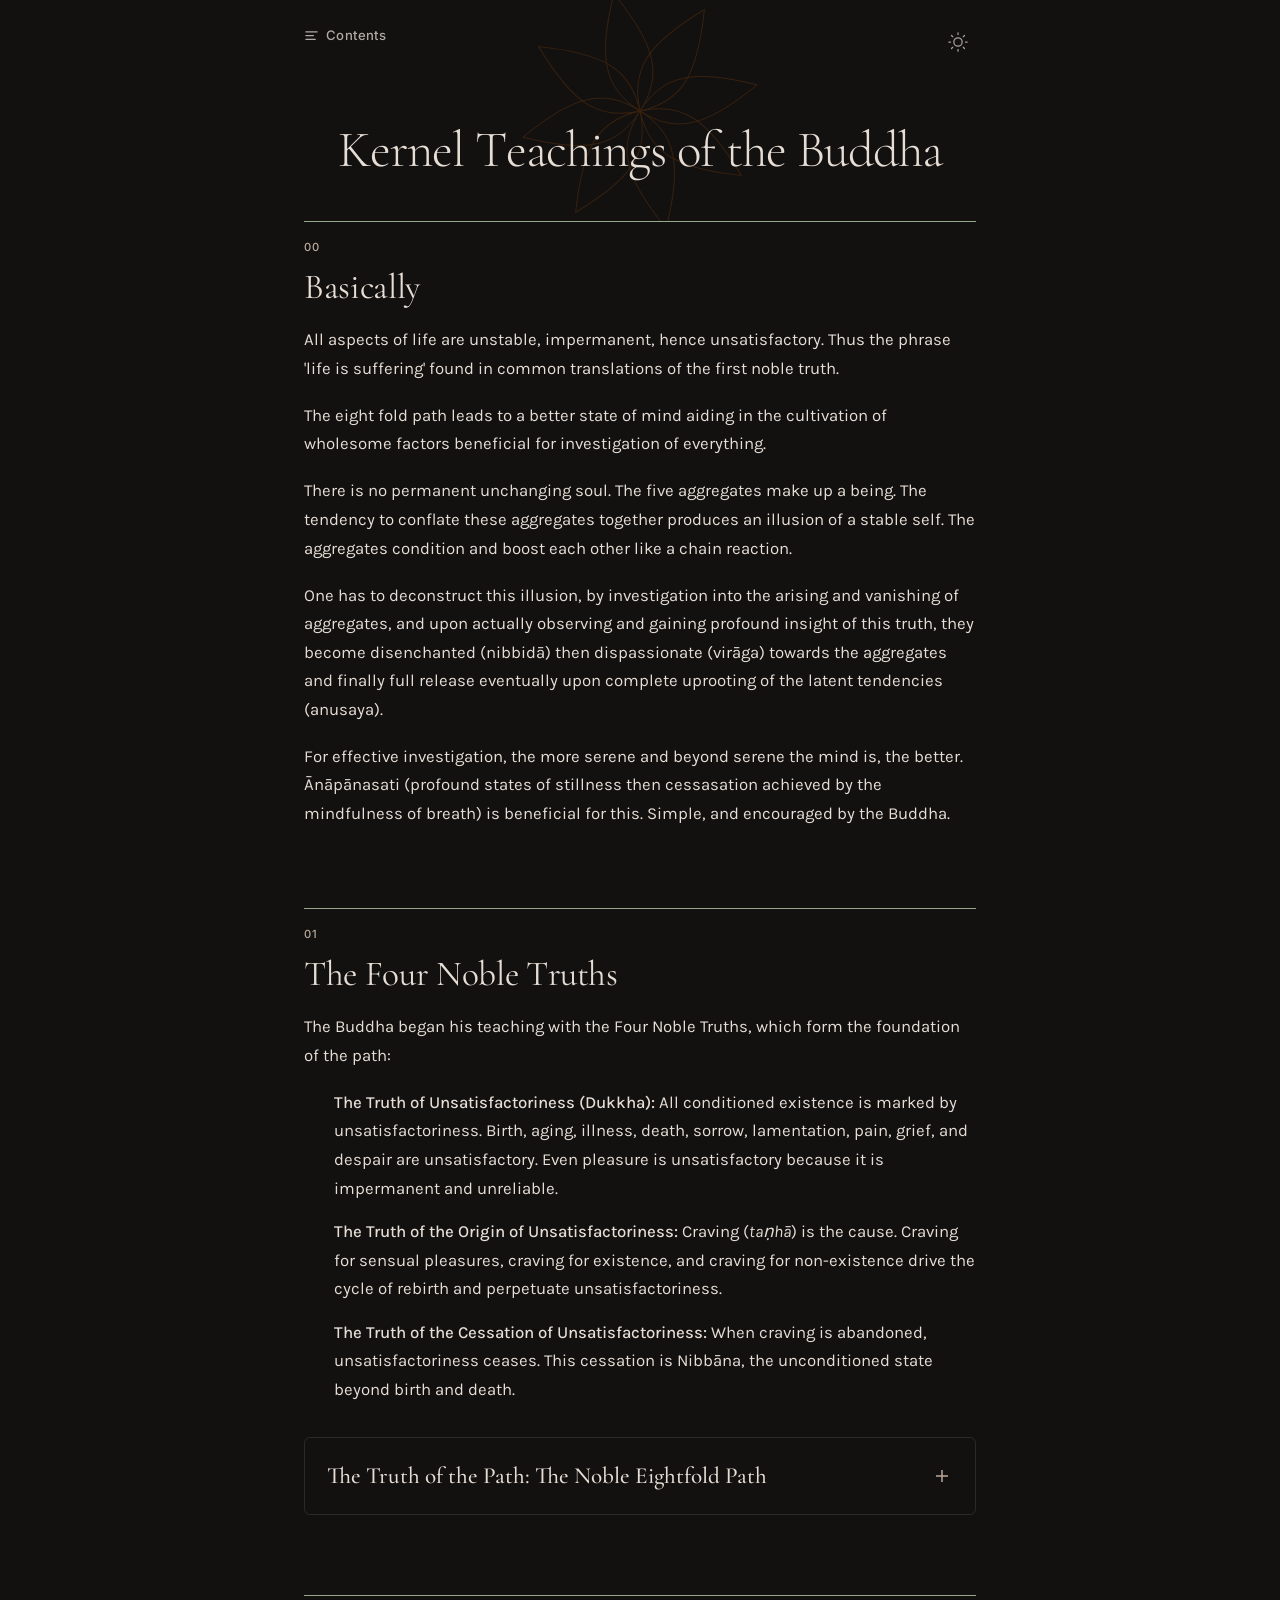
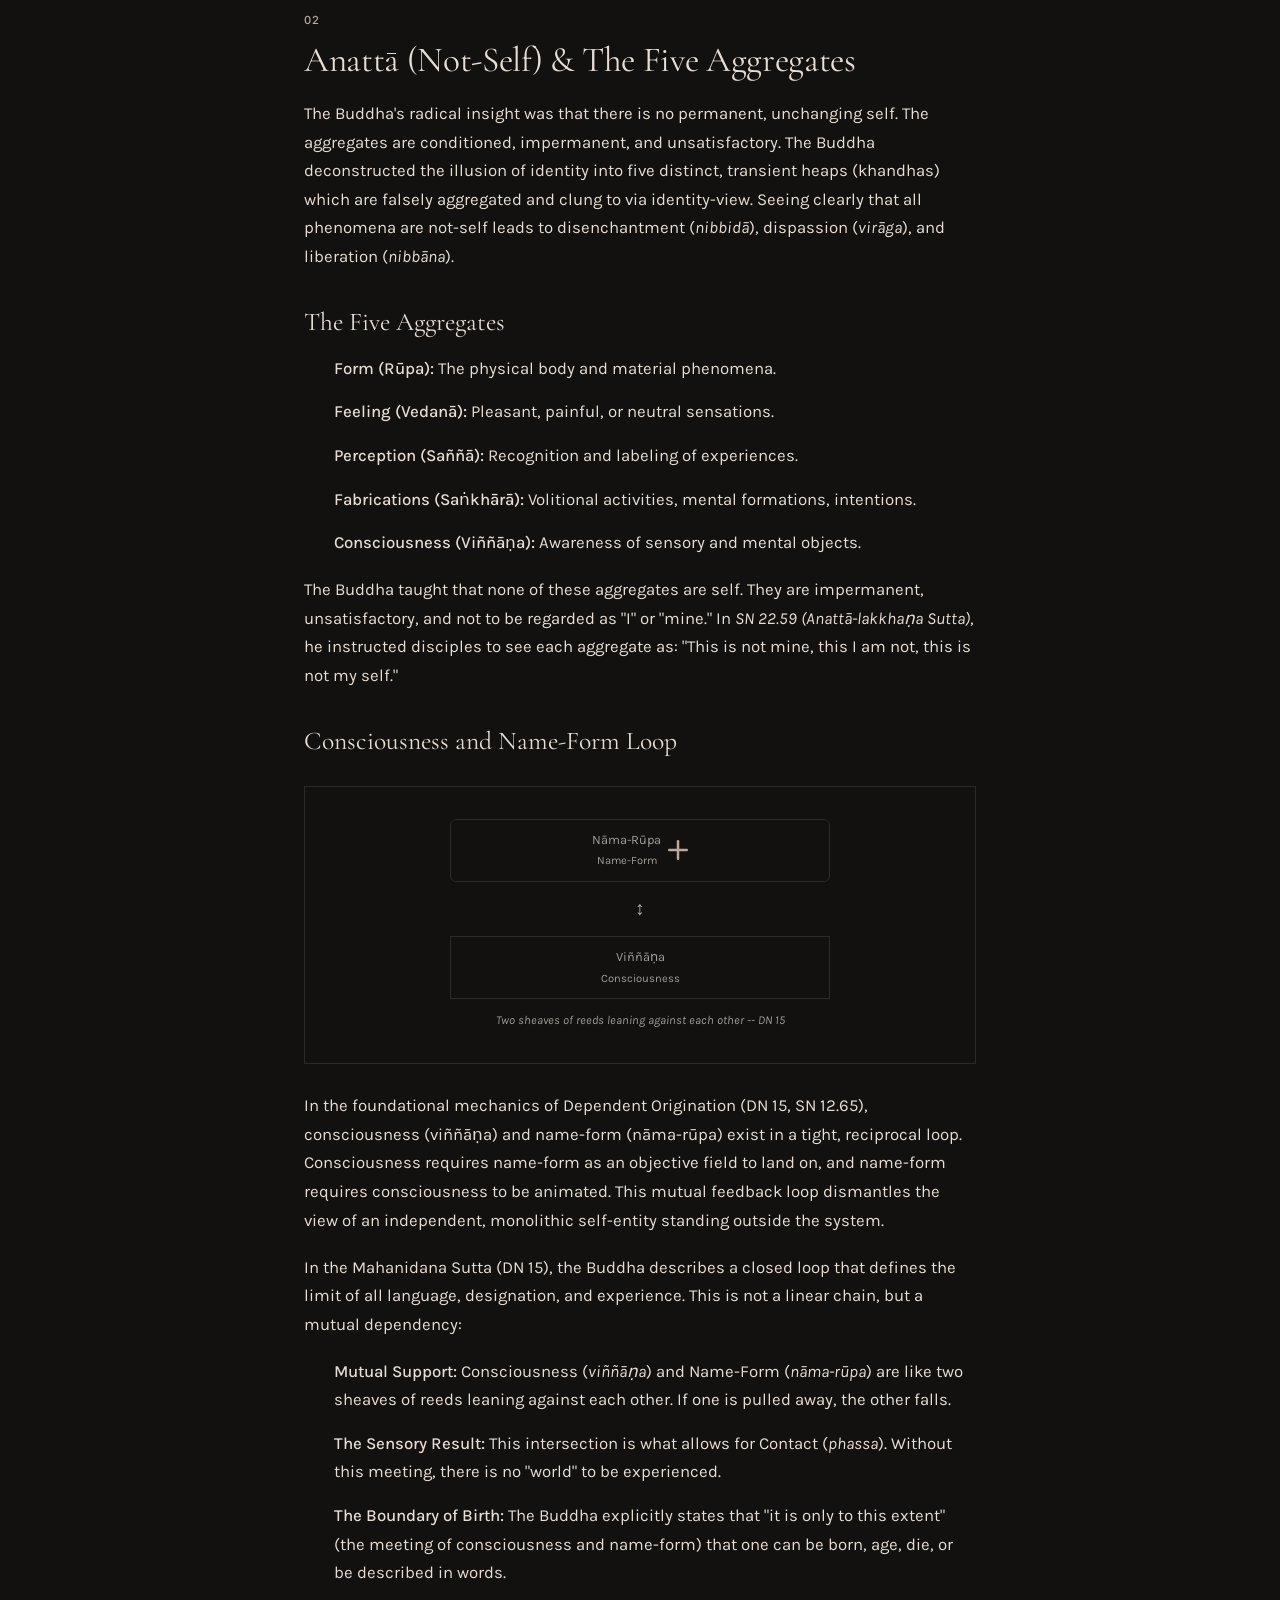
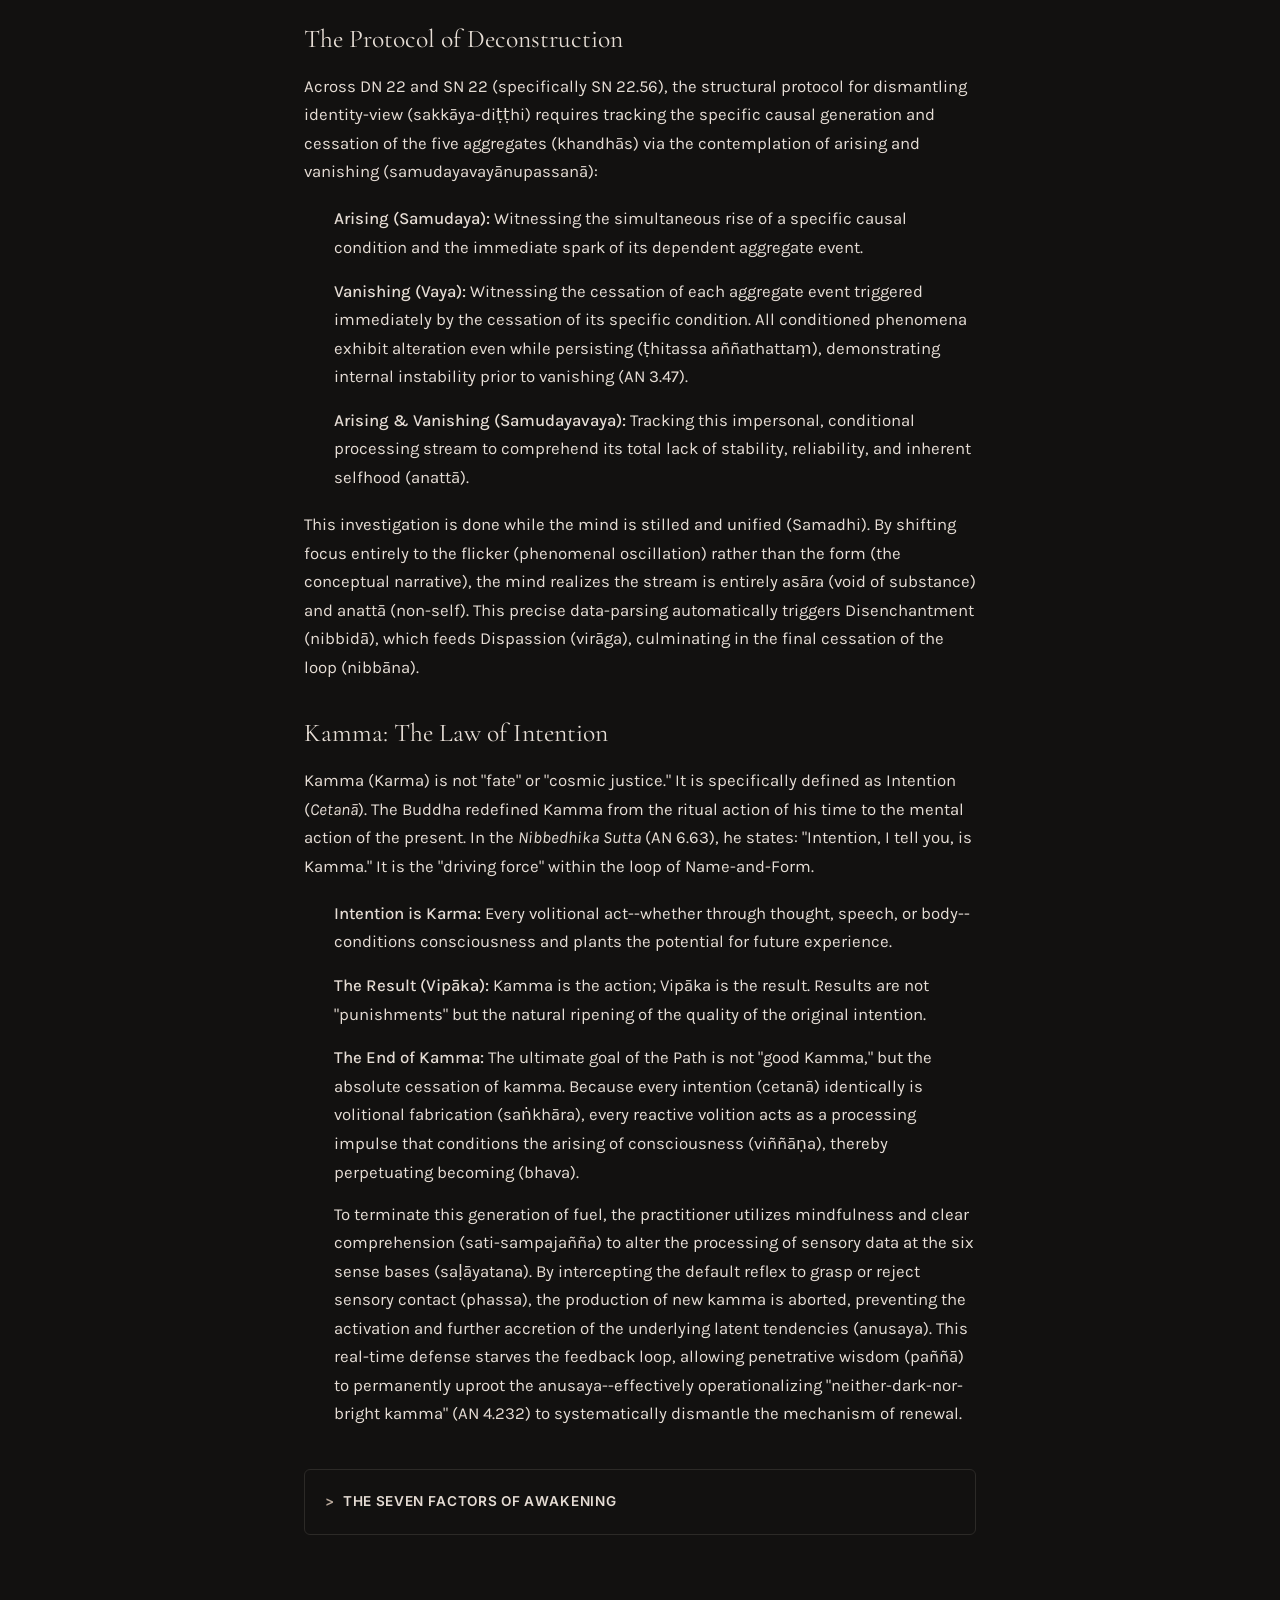
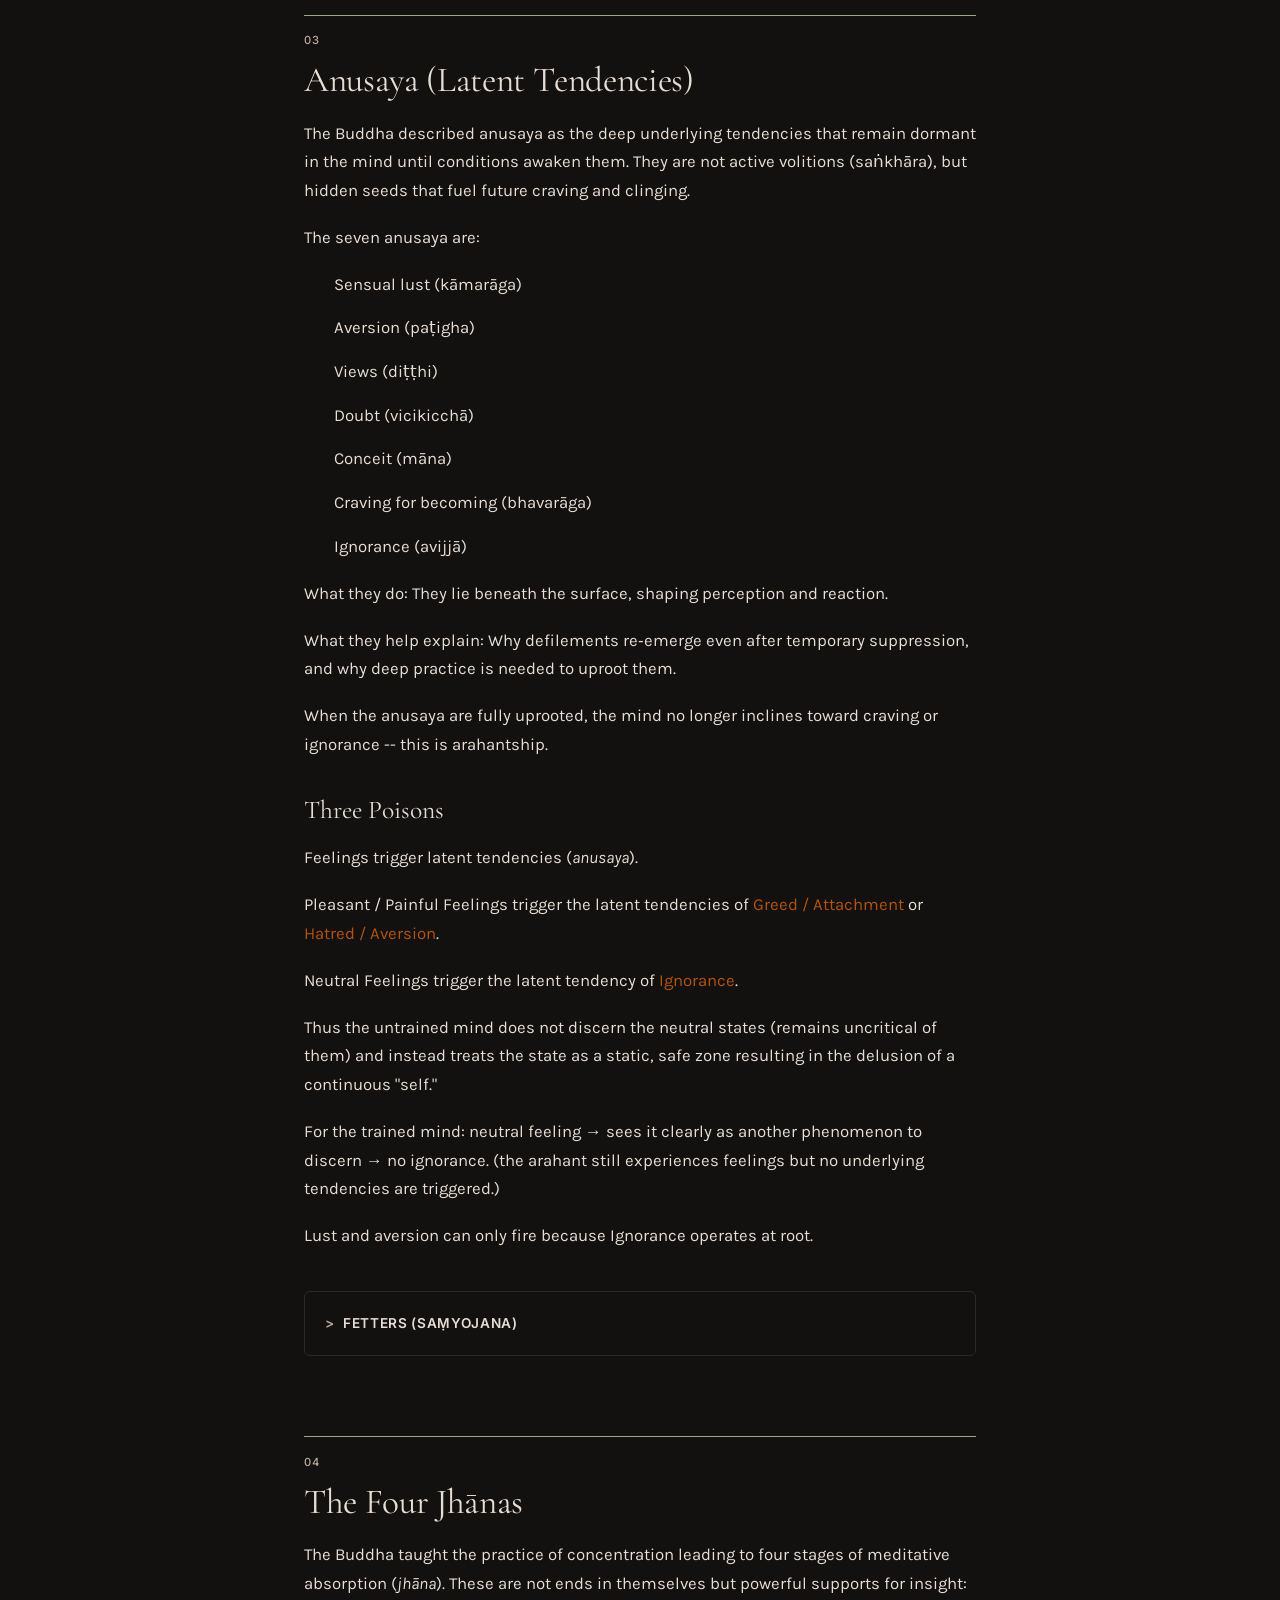
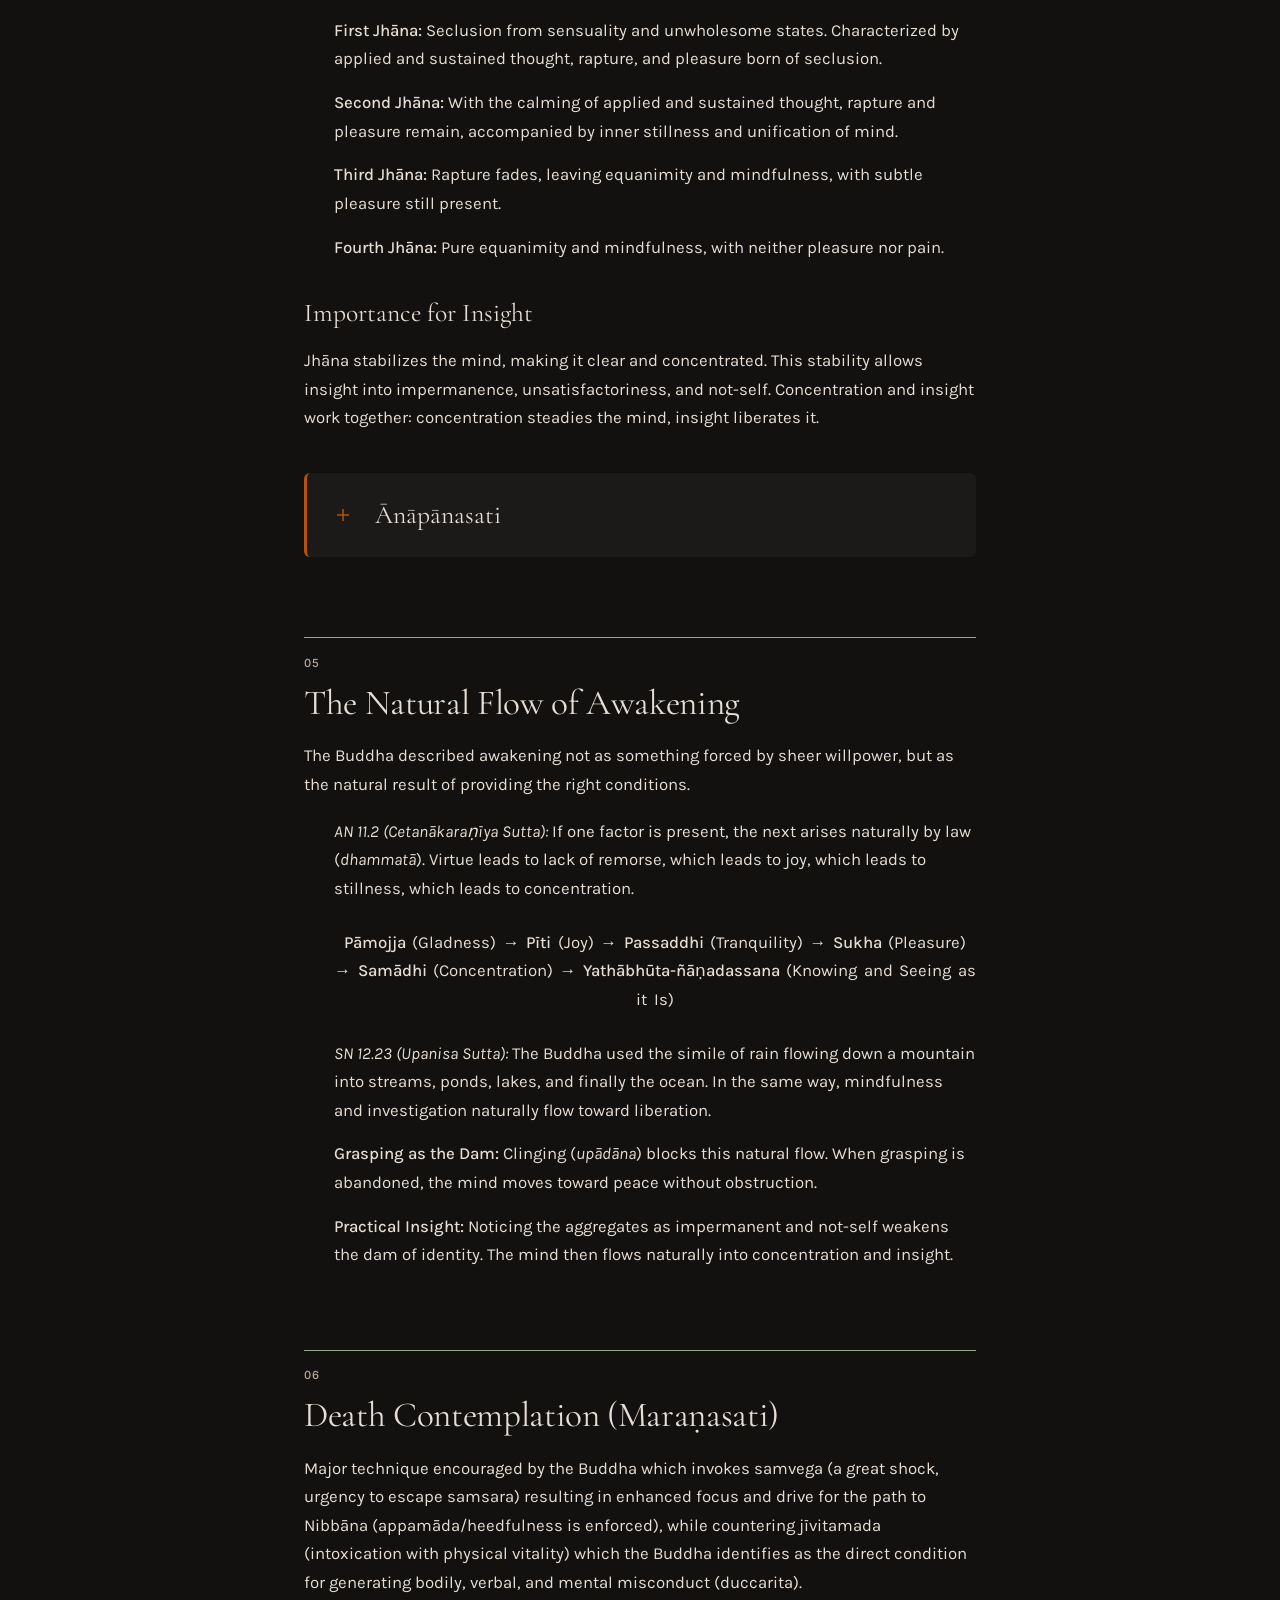
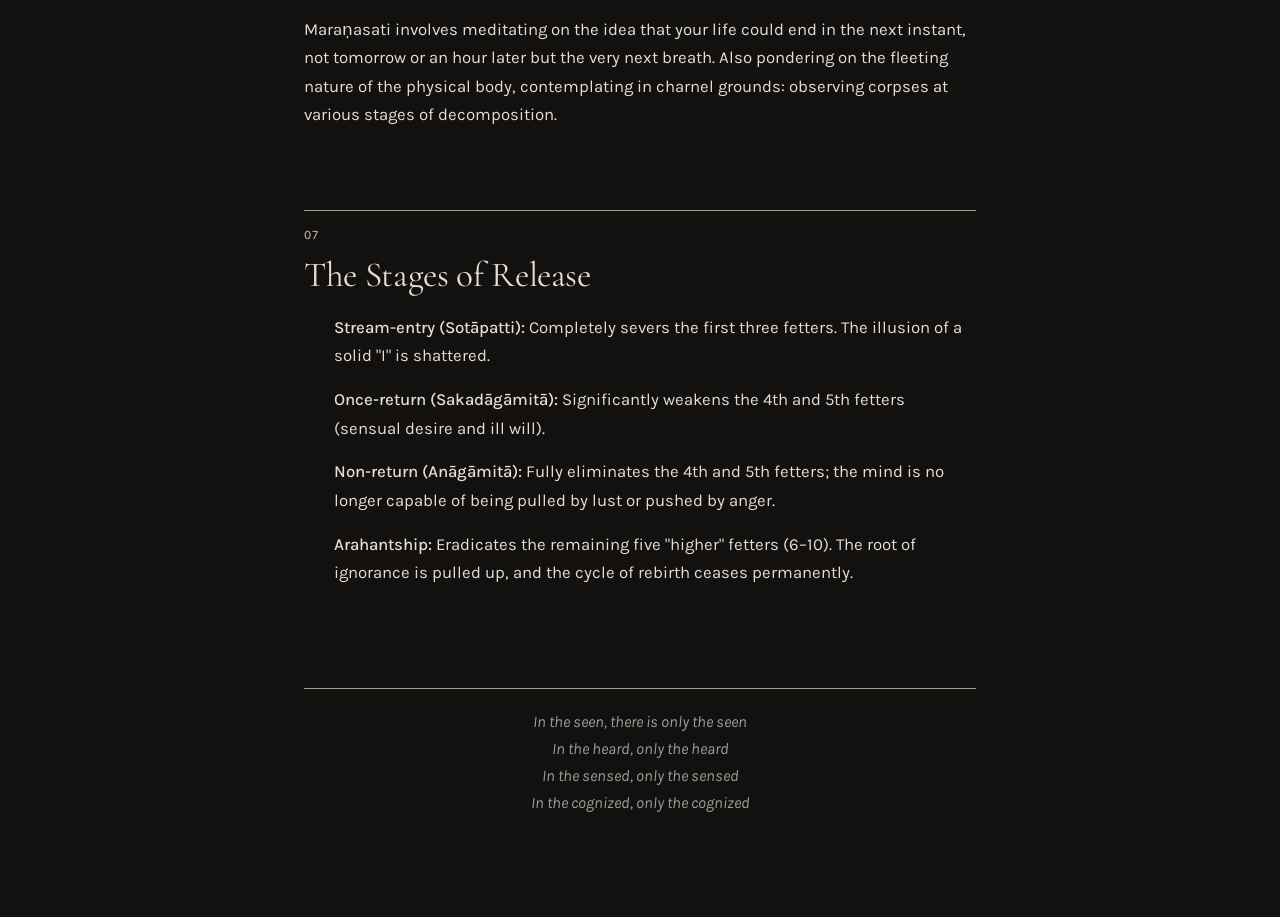
<file: index.html>
<!doctype html>
<html lang="en">
  <head>
    <meta charset="UTF-8" />
    <meta name="viewport" content="width=device-width, initial-scale=1.0" />
    <title>Kernel Teachings of the Buddha</title>
    <style>
      html:not(.fonts-loaded) body {
        opacity: 0 !important;
        visibility: hidden !important;
      }
      html.fonts-loaded body {
        opacity: 1;
        visibility: visible;
        transition: opacity 0.2s ease-in;
      }
    </style>
    <script>
      (function(){
        var t = localStorage.getItem('theme');
        if (t === 'dark' || (!t && window.matchMedia('(prefers-color-scheme:dark)').matches)) {
          document.documentElement.classList.add('dark');
        }
        document.documentElement.classList.add('no-transition');

        function markFontsLoaded() {
          document.documentElement.classList.add('fonts-loaded');
        }

        if ('fonts' in document) {
          Promise.all([
            document.fonts.load('1em "Karla"', 'ĀāĪīŪūÑñṀṁ'),
            document.fonts.load('1em "Cormorant Garamond"', 'ĀāĪīŪūÑñṀṁ'),
            document.fonts.load('1em "Inter"', 'ĀāĪīŪūÑñṀṁ')
          ]).then(markFontsLoaded).catch(markFontsLoaded);
          setTimeout(markFontsLoaded, 2000);
        } else {
          markFontsLoaded();
        }
      })();
    </script>
    <script type="module" crossorigin src="./assets/index-D_SoY8vK.js"></script>
    <link rel="stylesheet" crossorigin href="./assets/index-yYqFqHXG.css">
  </head>
  <body>
    <div id="root"></div>
  </body>
</html>
</file>
<file: assets/index-yYqFqHXG.css>
@font-face{font-family:Karla;font-style:normal;font-display:swap;font-weight:400;src:url(./karla-latin-400-normal-C_jajTY_.woff2) format("woff2"),url(./karla-latin-400-normal-iWRxgclR.woff) format("woff")}@font-face{font-family:Karla;font-style:normal;font-display:swap;font-weight:400;src:url(./karla-latin-ext-400-normal-DQe2ZdED.woff2) format("woff2"),url(./karla-latin-ext-400-normal-CMxStcnq.woff) format("woff")}@font-face{font-family:Karla;font-style:italic;font-display:swap;font-weight:400;src:url(./karla-latin-400-italic-Fk2VRqKq.woff2) format("woff2"),url(./karla-latin-400-italic-rXUtClAN.woff) format("woff")}@font-face{font-family:Karla;font-style:italic;font-display:swap;font-weight:400;src:url(./karla-latin-ext-400-italic-B1lElno-.woff2) format("woff2"),url(./karla-latin-ext-400-italic-DEh2sQXX.woff) format("woff")}@font-face{font-family:Karla;font-style:normal;font-display:swap;font-weight:500;src:url(./karla-latin-500-normal-6wzn_4WC.woff2) format("woff2"),url(./karla-latin-500-normal-BWjg-GL4.woff) format("woff")}@font-face{font-family:Karla;font-style:normal;font-display:swap;font-weight:500;src:url(./karla-latin-ext-500-normal-BQGx_UZ6.woff2) format("woff2"),url(./karla-latin-ext-500-normal-BR9CgtUN.woff) format("woff")}@font-face{font-family:Cormorant Garamond;font-style:normal;font-display:swap;font-weight:300;src:url(./cormorant-garamond-latin-300-normal-Cw-E_7L1.woff2) format("woff2"),url(./cormorant-garamond-latin-300-normal-BuXLI6C0.woff) format("woff")}@font-face{font-family:Cormorant Garamond;font-style:normal;font-display:swap;font-weight:300;src:url(./cormorant-garamond-latin-ext-300-normal-BsCYHBWC.woff2) format("woff2"),url(./cormorant-garamond-latin-ext-300-normal-DueGyF8j.woff) format("woff")}@font-face{font-family:Cormorant Garamond;font-style:normal;font-display:swap;font-weight:400;src:url(./cormorant-garamond-latin-400-normal-B-1hWBU7.woff2) format("woff2"),url(./cormorant-garamond-latin-400-normal-B7YtguxJ.woff) format("woff")}@font-face{font-family:Cormorant Garamond;font-style:normal;font-display:swap;font-weight:400;src:url(./cormorant-garamond-latin-ext-400-normal-Drx2k2n9.woff2) format("woff2"),url(./cormorant-garamond-latin-ext-400-normal-uvC0WHQr.woff) format("woff")}@font-face{font-family:Cormorant Garamond;font-style:normal;font-display:swap;font-weight:500;src:url(./cormorant-garamond-latin-500-normal-BsRWmXhO.woff2) format("woff2"),url(./cormorant-garamond-latin-500-normal-zIXX3Q-H.woff) format("woff")}@font-face{font-family:Cormorant Garamond;font-style:normal;font-display:swap;font-weight:500;src:url(./cormorant-garamond-latin-ext-500-normal-CH1kM7og.woff2) format("woff2"),url(./cormorant-garamond-latin-ext-500-normal-DYeaGGzO.woff) format("woff")}@font-face{font-family:Inter;font-style:normal;font-display:swap;font-weight:500;src:url(./inter-latin-500-normal-Cerq10X2.woff2) format("woff2"),url(./inter-latin-500-normal-BL9OpVg8.woff) format("woff")}@font-face{font-family:Inter;font-style:normal;font-display:swap;font-weight:500;src:url(./inter-latin-ext-500-normal-CV4jyFjo.woff2) format("woff2"),url(./inter-latin-ext-500-normal-BxGbmqWO.woff) format("woff")}@font-face{font-family:Inter;font-style:normal;font-display:swap;font-weight:600;src:url(./inter-latin-600-normal-LgqL8muc.woff2) format("woff2"),url(./inter-latin-600-normal-CiBQ2DWP.woff) format("woff")}@font-face{font-family:Inter;font-style:normal;font-display:swap;font-weight:600;src:url(./inter-latin-ext-600-normal-D2bJ5OIk.woff2) format("woff2"),url(./inter-latin-ext-600-normal-CIVaiw4L.woff) format("woff")}*,:before,:after{--tw-border-spacing-x: 0;--tw-border-spacing-y: 0;--tw-translate-x: 0;--tw-translate-y: 0;--tw-rotate: 0;--tw-skew-x: 0;--tw-skew-y: 0;--tw-scale-x: 1;--tw-scale-y: 1;--tw-pan-x: ;--tw-pan-y: ;--tw-pinch-zoom: ;--tw-scroll-snap-strictness: proximity;--tw-gradient-from-position: ;--tw-gradient-via-position: ;--tw-gradient-to-position: ;--tw-ordinal: ;--tw-slashed-zero: ;--tw-numeric-figure: ;--tw-numeric-spacing: ;--tw-numeric-fraction: ;--tw-ring-inset: ;--tw-ring-offset-width: 0px;--tw-ring-offset-color: #fff;--tw-ring-color: rgb(59 130 246 / .5);--tw-ring-offset-shadow: 0 0 #0000;--tw-ring-shadow: 0 0 #0000;--tw-shadow: 0 0 #0000;--tw-shadow-colored: 0 0 #0000;--tw-blur: ;--tw-brightness: ;--tw-contrast: ;--tw-grayscale: ;--tw-hue-rotate: ;--tw-invert: ;--tw-saturate: ;--tw-sepia: ;--tw-drop-shadow: ;--tw-backdrop-blur: ;--tw-backdrop-brightness: ;--tw-backdrop-contrast: ;--tw-backdrop-grayscale: ;--tw-backdrop-hue-rotate: ;--tw-backdrop-invert: ;--tw-backdrop-opacity: ;--tw-backdrop-saturate: ;--tw-backdrop-sepia: ;--tw-contain-size: ;--tw-contain-layout: ;--tw-contain-paint: ;--tw-contain-style: }::backdrop{--tw-border-spacing-x: 0;--tw-border-spacing-y: 0;--tw-translate-x: 0;--tw-translate-y: 0;--tw-rotate: 0;--tw-skew-x: 0;--tw-skew-y: 0;--tw-scale-x: 1;--tw-scale-y: 1;--tw-pan-x: ;--tw-pan-y: ;--tw-pinch-zoom: ;--tw-scroll-snap-strictness: proximity;--tw-gradient-from-position: ;--tw-gradient-via-position: ;--tw-gradient-to-position: ;--tw-ordinal: ;--tw-slashed-zero: ;--tw-numeric-figure: ;--tw-numeric-spacing: ;--tw-numeric-fraction: ;--tw-ring-inset: ;--tw-ring-offset-width: 0px;--tw-ring-offset-color: #fff;--tw-ring-color: rgb(59 130 246 / .5);--tw-ring-offset-shadow: 0 0 #0000;--tw-ring-shadow: 0 0 #0000;--tw-shadow: 0 0 #0000;--tw-shadow-colored: 0 0 #0000;--tw-blur: ;--tw-brightness: ;--tw-contrast: ;--tw-grayscale: ;--tw-hue-rotate: ;--tw-invert: ;--tw-saturate: ;--tw-sepia: ;--tw-drop-shadow: ;--tw-backdrop-blur: ;--tw-backdrop-brightness: ;--tw-backdrop-contrast: ;--tw-backdrop-grayscale: ;--tw-backdrop-hue-rotate: ;--tw-backdrop-invert: ;--tw-backdrop-opacity: ;--tw-backdrop-saturate: ;--tw-backdrop-sepia: ;--tw-contain-size: ;--tw-contain-layout: ;--tw-contain-paint: ;--tw-contain-style: }*,:before,:after{box-sizing:border-box;border-width:0;border-style:solid;border-color:#e5e7eb}:before,:after{--tw-content: ""}html,:host{line-height:1.5;-webkit-text-size-adjust:100%;-moz-tab-size:4;-o-tab-size:4;tab-size:4;font-family:ui-sans-serif,system-ui,sans-serif,"Apple Color Emoji","Segoe UI Emoji",Segoe UI Symbol,"Noto Color Emoji";font-feature-settings:normal;font-variation-settings:normal;-webkit-tap-highlight-color:transparent}body{margin:0;line-height:inherit}hr{height:0;color:inherit;border-top-width:1px}abbr:where([title]){-webkit-text-decoration:underline dotted;text-decoration:underline dotted}h1,h2,h3,h4,h5,h6{font-size:inherit;font-weight:inherit}a{color:inherit;text-decoration:inherit}b,strong{font-weight:bolder}code,kbd,samp,pre{font-family:ui-monospace,SFMono-Regular,Menlo,Monaco,Consolas,Liberation Mono,Courier New,monospace;font-feature-settings:normal;font-variation-settings:normal;font-size:1em}small{font-size:80%}sub,sup{font-size:75%;line-height:0;position:relative;vertical-align:baseline}sub{bottom:-.25em}sup{top:-.5em}table{text-indent:0;border-color:inherit;border-collapse:collapse}button,input,optgroup,select,textarea{font-family:inherit;font-feature-settings:inherit;font-variation-settings:inherit;font-size:100%;font-weight:inherit;line-height:inherit;letter-spacing:inherit;color:inherit;margin:0;padding:0}button,select{text-transform:none}button,input:where([type=button]),input:where([type=reset]),input:where([type=submit]){-webkit-appearance:button;background-color:transparent;background-image:none}:-moz-focusring{outline:auto}:-moz-ui-invalid{box-shadow:none}progress{vertical-align:baseline}::-webkit-inner-spin-button,::-webkit-outer-spin-button{height:auto}[type=search]{-webkit-appearance:textfield;outline-offset:-2px}::-webkit-search-decoration{-webkit-appearance:none}::-webkit-file-upload-button{-webkit-appearance:button;font:inherit}summary{display:list-item}blockquote,dl,dd,h1,h2,h3,h4,h5,h6,hr,figure,p,pre{margin:0}fieldset{margin:0;padding:0}legend{padding:0}ol,ul,menu{list-style:none;margin:0;padding:0}dialog{padding:0}textarea{resize:vertical}input::-moz-placeholder,textarea::-moz-placeholder{opacity:1;color:#9ca3af}input::placeholder,textarea::placeholder{opacity:1;color:#9ca3af}button,[role=button]{cursor:pointer}:disabled{cursor:default}img,svg,video,canvas,audio,iframe,embed,object{display:block;vertical-align:middle}img,video{max-width:100%;height:auto}[hidden]:where(:not([hidden=until-found])){display:none}html{scroll-behavior:smooth}section[id],h2[id],h3[id],details[id],div[id]{scroll-margin-top:48px}body{font-family:Karla,sans-serif;background-color:var(--bg);color:var(--fg);line-height:1.75;margin:0;padding:0;-webkit-font-smoothing:antialiased;-moz-osx-font-smoothing:grayscale;transition:background-color .3s ease,color .3s ease}h1,h2,h3,h4,h5,h6,h1 *,h2 *,h3 *,h4 *,h5 *,h6 *{font-family:Cormorant Garamond,serif!important;color:var(--fg);line-height:1.2;margin-top:0;word-break:keep-all}h1{font-size:3.2rem;font-weight:300;letter-spacing:-.02em;line-height:1.1}h2{font-size:2.2rem;font-weight:400;letter-spacing:-.01em;margin:0 0 .5em}h3{font-size:1.6rem;font-weight:400;letter-spacing:0;margin:1.4em 0 .6em}h4{font-family:Cormorant Garamond,serif;font-size:1.25rem;font-weight:500;margin:1.4em 0 .5em}p{margin:1.1em 0;font-size:1.05rem;line-height:1.7}ol,ul{margin:1em 0 1em 1.8em;padding-left:0;font-size:1.05rem;line-height:1.7}li{margin-bottom:.9em}li>ul,li>ol{margin-top:.6em;margin-bottom:.6em}[data-splitting]:not(.split-ready){visibility:hidden}.char{display:inline-block}.bold{font-weight:500}.section-number{font-family:Inter,sans-serif;font-weight:500;font-size:.7rem;line-height:1;letter-spacing:.08em;color:var(--accent);text-transform:uppercase;display:block;margin-bottom:.8rem}.hairline{border:none;border-top:1px solid #97a98b;margin:0 0 1.2rem;width:100%}details.anapanasati{margin:2.5em 0;border-left:3px solid #B45309;background-color:var(--anapanasati-bg);padding:0;overflow:hidden;border-radius:6px;transition:background-color .3s ease}.dark details.anapanasati{background-color:var(--anapanasati-bg)}details.anapanasati summary{list-style:none;cursor:pointer;padding:20px 24px;display:flex;align-items:center;gap:.8em;-webkit-user-select:none;-moz-user-select:none;user-select:none;font-family:Cormorant Garamond,serif;font-size:1.6rem;font-weight:400;color:#1c1917}.dark details.anapanasati summary{color:var(--fg)}details.anapanasati summary::-webkit-details-marker{display:none}details.anapanasati summary .plus-icon{display:inline-flex;align-items:center;justify-content:center;width:24px;height:24px;flex-shrink:0;transition:transform .3s ease;color:#b45309}details.anapanasati summary .plus-icon svg{width:16px;height:16px}details.anapanasati summary .plus-icon .vertical-line{transition:opacity .3s ease}details.anapanasati[open] summary .plus-icon{transform:rotate(45deg)}details.anapanasati[open] summary .plus-icon .vertical-line{opacity:0}details.anapanasati .content-wrap{max-height:0;overflow:hidden;transition:max-height .7s ease}details.anapanasati[open] .content-wrap{max-height:2000px}details.anapanasati .content-inner{padding:0 24px 24px 52px}details.dropdown-section{border:1px solid var(--border);border-radius:6px;background:var(--bg);overflow:hidden;transition:background-color .3s ease,border-color .3s ease}details.dropdown-section[open]{background:var(--accent-light);border-color:var(--accent)}details.dropdown-section summary,details.dropdown-section summary *{font-family:Inter,sans-serif!important}details.dropdown-section summary{list-style:none;cursor:pointer;-webkit-user-select:none;-moz-user-select:none;user-select:none;display:flex;align-items:center;gap:.6em;padding:20px;color:var(--fg);text-transform:uppercase;font-weight:600;font-size:.85rem;letter-spacing:.05em}details.dropdown-section summary::-webkit-details-marker{display:none}details.dropdown-section summary .arrow{display:inline-block;transition:transform .3s ease;color:var(--accent)}details.dropdown-section[open] summary .arrow{transform:rotate(90deg)}details.dropdown-section .content-wrap{max-height:0;overflow:hidden;transition:max-height .5s ease}details.dropdown-section[open] .content-wrap{max-height:2500px}details.dropdown-section .content-inner{padding:0 20px 24px;color:var(--fg)}details.dropdown-section .content-inner p,details.dropdown-section .content-inner li{color:var(--fg-secondary)}details.dropdown-section .content-inner .bold{color:var(--fg)}details.name-form{width:100%;overflow:hidden;border:1px solid var(--border);border-radius:6px;background:var(--bg);transition:background-color .3s ease,border-color .3s ease}details.name-form[open]{background:var(--accent-light);border-color:var(--accent)}details.name-form summary{list-style:none;cursor:pointer;-webkit-user-select:none;-moz-user-select:none;user-select:none;display:flex;align-items:center;justify-content:center;gap:.5em}details.name-form summary::-webkit-details-marker{display:none}details.name-form summary .expand-icon{display:inline-flex;align-items:center;justify-content:center;width:20px;height:20px;flex-shrink:0;transition:transform .3s ease;color:var(--accent)}details.name-form .expand-icon .vertical-line{transition:opacity .3s ease}details.name-form[open] .expand-icon{transform:rotate(45deg)}details.name-form[open] .expand-icon .vertical-line{opacity:0}details.name-form .content-wrap{max-height:0;overflow:hidden;transition:max-height .5s ease}details.name-form[open] .content-wrap{max-height:800px}details.name-form .content-wrap .content-inner{padding:12px 20px 24px}.hindrance-overlay{position:fixed;inset:0;background:#00000080;display:flex;align-items:center;justify-content:center;z-index:100}.hindrance-modal{background:var(--bg);border:1px solid var(--border);border-radius:12px;padding:24px 32px;max-width:300px;width:100%;font-size:1rem}.hindrance-modal ul{list-style:disc;padding-left:20px;margin:0}.hindrance-modal li{margin-bottom:.5em}.hindrance-modal li:last-child{margin-bottom:0}.hindrance-link{text-decoration:underline;cursor:pointer}details.eightfold-path{margin:2em 0;border:1px solid var(--border);border-radius:6px;background:var(--bg);overflow:hidden;transition:background-color .3s ease,border-color .3s ease}details.eightfold-path[open]{background:var(--accent-light);border-color:var(--accent)}details.eightfold-path summary{list-style:none;cursor:pointer;-webkit-user-select:none;-moz-user-select:none;user-select:none;display:flex;align-items:center;justify-content:space-between;padding:18px 22px;color:var(--fg);font-family:Cormorant Garamond,serif;font-size:1.45rem;font-weight:500;transition:color .2s ease}details.eightfold-path summary::-webkit-details-marker{display:none}details.eightfold-path summary .plus-icon{display:inline-flex;align-items:center;justify-content:center;width:22px;height:22px;flex-shrink:0;color:var(--accent);transition:transform .3s ease}details.eightfold-path summary .plus-icon svg{width:16px;height:16px}details.eightfold-path summary .plus-icon .vertical-line{transition:opacity .3s ease}details.eightfold-path[open] summary .plus-icon{transform:rotate(45deg)}details.eightfold-path[open] summary .plus-icon .vertical-line{opacity:0}details.eightfold-path .content-wrap{max-height:0;overflow:hidden;transition:max-height .7s cubic-bezier(.4,0,.2,1)}details.eightfold-path[open] .content-wrap{max-height:2500px}details.eightfold-path .content-inner{padding:6px 24px 26px}.toc-toggle-btn{position:absolute;top:24px;left:24px;z-index:20;background:none;border:none;padding:0;font-family:Inter,sans-serif;font-size:.82rem;font-weight:500;letter-spacing:.03em;color:var(--fg);cursor:pointer;display:inline-flex;align-items:center;gap:7px;opacity:.75;transition:opacity .2s ease,color .2s ease}.toc-toggle-btn:hover{opacity:1;color:var(--accent)}.toc-toggle-btn:active{opacity:.5}.toc-drawer-overlay{position:fixed;inset:0;background:#00000080;-webkit-backdrop-filter:blur(3px);backdrop-filter:blur(3px);z-index:100;display:flex;justify-content:flex-start;animation:fadeIn .2s ease-out}@keyframes fadeIn{0%{opacity:0}to{opacity:1}}.toc-drawer{width:100%;max-width:360px;height:100%;background:var(--bg);border-right:1px solid var(--border);padding:28px 24px 40px;overflow-y:auto;box-shadow:4px 0 24px #0003;display:flex;flex-direction:column;animation:slideIn .25s cubic-bezier(.16,1,.3,1)}@keyframes slideIn{0%{transform:translate(-100%)}to{transform:translate(0)}}.toc-drawer-header{display:flex;align-items:center;justify-content:space-between;margin-bottom:22px;padding-bottom:14px;border-bottom:1px solid var(--border)}.toc-drawer-title{font-family:Cormorant Garamond,serif!important;font-size:1.45rem!important;font-weight:500!important;margin:0!important;color:var(--fg)}.toc-drawer-close{background:none;border:none;font-size:1.4rem;line-height:1;color:var(--fg-secondary);cursor:pointer;padding:4px 8px;border-radius:4px;transition:color .15s ease}.toc-drawer-close:hover{color:var(--fg)}.toc-list{list-style:none!important;margin:0!important;padding:0!important;display:flex;flex-direction:column;gap:4px}.toc-item-link{display:flex;align-items:baseline;gap:10px;padding:8px 10px;border-radius:6px;color:var(--fg);text-decoration:none;font-size:.95rem;line-height:1.4;transition:background-color .15s ease,color .15s ease}.toc-item-link:hover{background:var(--accent-light);color:var(--accent)}.toc-item-num{font-family:Inter,sans-serif;font-size:.72rem;font-weight:600;color:var(--accent);letter-spacing:.05em;flex-shrink:0}.toc-sub-item-link{display:block;padding:5px 10px 5px 32px;color:var(--fg-secondary);text-decoration:none;font-size:.86rem;line-height:1.4;border-radius:4px;transition:background-color .15s ease,color .15s ease}.toc-sub-item-link:hover{background:var(--accent-light);color:var(--fg)}@media(max-width:720px){.toc-toggle-btn{top:24px;left:20px}h1{font-size:2.4rem}h2{font-size:1.8rem}h3{font-size:1.35rem}p,ol,ul{font-size:1rem}}.sr-only{position:absolute;width:1px;height:1px;padding:0;margin:-1px;overflow:hidden;clip:rect(0,0,0,0);white-space:nowrap;border-width:0}.pointer-events-none{pointer-events:none}.visible{visibility:visible}.invisible{visibility:hidden}.static{position:static}.fixed{position:fixed}.absolute{position:absolute}.relative{position:relative}.inset-0{inset:0}.inset-x-0{left:0;right:0}.inset-y-0{top:0;bottom:0}.-bottom-12{bottom:-3rem}.-left-12{left:-3rem}.-right-12{right:-3rem}.-top-12{top:-3rem}.bottom-0{bottom:0}.left-0{left:0}.left-1\/2{left:50%}.left-2{left:.5rem}.left-\[50\%\]{left:50%}.right-0{right:0}.right-1{right:.25rem}.right-2{right:.5rem}.right-3{right:.75rem}.right-4{right:1rem}.top-0{top:0}.top-1\.5{top:.375rem}.top-1\/2{top:50%}.top-3\.5{top:.875rem}.top-4{top:1rem}.top-\[1px\]{top:1px}.top-\[50\%\]{top:50%}.top-\[60\%\]{top:60%}.top-full{top:100%}.isolate{isolation:isolate}.z-10{z-index:10}.z-20{z-index:20}.z-50{z-index:50}.z-\[1\]{z-index:1}.order-first{order:-9999}.order-last{order:9999}.col-start-2{grid-column-start:2}.row-span-2{grid-row:span 2 / span 2}.row-start-1{grid-row-start:1}.\!m-0{margin:0!important}.-mx-1{margin-left:-.25rem;margin-right:-.25rem}.-my-2{margin-top:-.5rem;margin-bottom:-.5rem}.mx-2{margin-left:.5rem;margin-right:.5rem}.mx-3\.5{margin-left:.875rem;margin-right:.875rem}.mx-auto{margin-left:auto;margin-right:auto}.my-0{margin-top:0;margin-bottom:0}.my-0\.5{margin-top:.125rem;margin-bottom:.125rem}.my-1{margin-top:.25rem;margin-bottom:.25rem}.-ml-4{margin-left:-1rem}.-mt-4{margin-top:-1rem}.mb-2{margin-bottom:.5rem}.mb-3{margin-bottom:.75rem}.ml-1{margin-left:.25rem}.ml-4{margin-left:1rem}.ml-auto{margin-left:auto}.mt-1\.5{margin-top:.375rem}.mt-2{margin-top:.5rem}.mt-4{margin-top:1rem}.mt-auto{margin-top:auto}.line-clamp-1{overflow:hidden;display:-webkit-box;-webkit-box-orient:vertical;-webkit-line-clamp:1}.line-clamp-2{overflow:hidden;display:-webkit-box;-webkit-box-orient:vertical;-webkit-line-clamp:2}.block{display:block}.flex{display:flex}.inline-flex{display:inline-flex}.table{display:table}.table-caption{display:table-caption}.table-cell{display:table-cell}.table-row{display:table-row}.grid{display:grid}.hidden{display:none}.aspect-square{aspect-ratio:1 / 1}.aspect-video{aspect-ratio:16 / 9}.size-10{width:2.5rem;height:2.5rem}.size-2{width:.5rem;height:.5rem}.size-2\.5{width:.625rem;height:.625rem}.size-3{width:.75rem;height:.75rem}.size-3\.5{width:.875rem;height:.875rem}.size-4{width:1rem;height:1rem}.size-6{width:1.5rem;height:1.5rem}.size-7{width:1.75rem;height:1.75rem}.size-8{width:2rem;height:2rem}.size-9{width:2.25rem;height:2.25rem}.size-auto{width:auto;height:auto}.size-full{width:100%;height:100%}.h-1\.5{height:.375rem}.h-10{height:2.5rem}.h-12{height:3rem}.h-2{height:.5rem}.h-2\.5{height:.625rem}.h-4{height:1rem}.h-5{height:1.25rem}.h-6{height:1.5rem}.h-7{height:1.75rem}.h-8{height:2rem}.h-9{height:2.25rem}.h-\[1\.15rem\]{height:1.15rem}.h-\[calc\(100\%-1px\)\]{height:calc(100% - 1px)}.h-\[var\(--radix-navigation-menu-viewport-height\)\]{height:var(--radix-navigation-menu-viewport-height)}.h-\[var\(--radix-select-trigger-height\)\]{height:var(--radix-select-trigger-height)}.h-auto{height:auto}.h-full{height:100%}.h-px{height:1px}.h-svh{height:100svh}.max-h-\[300px\]{max-height:300px}.min-h-0{min-height:0px}.min-h-16{min-height:4rem}.min-h-4{min-height:1rem}.min-h-svh{min-height:100svh}.w-0{width:0px}.w-1{width:.25rem}.w-2{width:.5rem}.w-2\.5{width:.625rem}.w-3{width:.75rem}.w-3\/4{width:75%}.w-4{width:1rem}.w-5{width:1.25rem}.w-64{width:16rem}.w-72{width:18rem}.w-8{width:2rem}.w-9{width:2.25rem}.w-\[100px\]{width:100px}.w-auto{width:auto}.w-fit{width:-moz-fit-content;width:fit-content}.w-full{width:100%}.w-max{width:-moz-max-content;width:max-content}.w-px{width:1px}.min-w-0{min-width:0px}.min-w-10{min-width:2.5rem}.min-w-5{min-width:1.25rem}.min-w-8{min-width:2rem}.min-w-9{min-width:2.25rem}.min-w-\[12rem\]{min-width:12rem}.min-w-\[8rem\]{min-width:8rem}.min-w-\[var\(--radix-select-trigger-width\)\]{min-width:var(--radix-select-trigger-width)}.max-w-\[calc\(100\%-2rem\)\]{max-width:calc(100% - 2rem)}.max-w-max{max-width:-moz-max-content;max-width:max-content}.max-w-sm{max-width:24rem}.flex-1{flex:1 1 0%}.shrink-0{flex-shrink:0}.grow{flex-grow:1}.grow-0{flex-grow:0}.basis-full{flex-basis:100%}.caption-bottom{caption-side:bottom}.border-collapse{border-collapse:collapse}.-translate-x-1\/2{--tw-translate-x: -50%;transform:translate(var(--tw-translate-x),var(--tw-translate-y)) rotate(var(--tw-rotate)) skew(var(--tw-skew-x)) skewY(var(--tw-skew-y)) scaleX(var(--tw-scale-x)) scaleY(var(--tw-scale-y))}.-translate-x-px{--tw-translate-x: -1px;transform:translate(var(--tw-translate-x),var(--tw-translate-y)) rotate(var(--tw-rotate)) skew(var(--tw-skew-x)) skewY(var(--tw-skew-y)) scaleX(var(--tw-scale-x)) scaleY(var(--tw-scale-y))}.-translate-y-1\/2{--tw-translate-y: -50%;transform:translate(var(--tw-translate-x),var(--tw-translate-y)) rotate(var(--tw-rotate)) skew(var(--tw-skew-x)) skewY(var(--tw-skew-y)) scaleX(var(--tw-scale-x)) scaleY(var(--tw-scale-y))}.translate-x-\[-50\%\]{--tw-translate-x: -50%;transform:translate(var(--tw-translate-x),var(--tw-translate-y)) rotate(var(--tw-rotate)) skew(var(--tw-skew-x)) skewY(var(--tw-skew-y)) scaleX(var(--tw-scale-x)) scaleY(var(--tw-scale-y))}.translate-x-px{--tw-translate-x: 1px;transform:translate(var(--tw-translate-x),var(--tw-translate-y)) rotate(var(--tw-rotate)) skew(var(--tw-skew-x)) skewY(var(--tw-skew-y)) scaleX(var(--tw-scale-x)) scaleY(var(--tw-scale-y))}.translate-y-0\.5{--tw-translate-y: .125rem;transform:translate(var(--tw-translate-x),var(--tw-translate-y)) rotate(var(--tw-rotate)) skew(var(--tw-skew-x)) skewY(var(--tw-skew-y)) scaleX(var(--tw-scale-x)) scaleY(var(--tw-scale-y))}.translate-y-\[-50\%\]{--tw-translate-y: -50%;transform:translate(var(--tw-translate-x),var(--tw-translate-y)) rotate(var(--tw-rotate)) skew(var(--tw-skew-x)) skewY(var(--tw-skew-y)) scaleX(var(--tw-scale-x)) scaleY(var(--tw-scale-y))}.translate-y-\[calc\(-50\%_-_2px\)\]{--tw-translate-y: calc(-50% - 2px) ;transform:translate(var(--tw-translate-x),var(--tw-translate-y)) rotate(var(--tw-rotate)) skew(var(--tw-skew-x)) skewY(var(--tw-skew-y)) scaleX(var(--tw-scale-x)) scaleY(var(--tw-scale-y))}.rotate-45{--tw-rotate: 45deg;transform:translate(var(--tw-translate-x),var(--tw-translate-y)) rotate(var(--tw-rotate)) skew(var(--tw-skew-x)) skewY(var(--tw-skew-y)) scaleX(var(--tw-scale-x)) scaleY(var(--tw-scale-y))}.rotate-90{--tw-rotate: 90deg;transform:translate(var(--tw-translate-x),var(--tw-translate-y)) rotate(var(--tw-rotate)) skew(var(--tw-skew-x)) skewY(var(--tw-skew-y)) scaleX(var(--tw-scale-x)) scaleY(var(--tw-scale-y))}.transform{transform:translate(var(--tw-translate-x),var(--tw-translate-y)) rotate(var(--tw-rotate)) skew(var(--tw-skew-x)) skewY(var(--tw-skew-y)) scaleX(var(--tw-scale-x)) scaleY(var(--tw-scale-y))}@keyframes caret-blink{0%,70%,to{opacity:1}20%,50%{opacity:0}}.animate-caret-blink{animation:caret-blink 1.25s ease-out infinite}@keyframes pulse{50%{opacity:.5}}.animate-pulse{animation:pulse 2s cubic-bezier(.4,0,.6,1) infinite}@keyframes spin{to{transform:rotate(360deg)}}.animate-spin{animation:spin 1s linear infinite}.cursor-default{cursor:default}.cursor-text{cursor:text}.touch-none{touch-action:none}.select-none{-webkit-user-select:none;-moz-user-select:none;user-select:none}.resize-none{resize:none}.scroll-my-1{scroll-margin-top:.25rem;scroll-margin-bottom:.25rem}.scroll-py-1{scroll-padding-top:.25rem;scroll-padding-bottom:.25rem}.list-disc{list-style-type:disc}.list-none{list-style-type:none}.auto-rows-min{grid-auto-rows:min-content}.grid-cols-\[0_1fr\]{grid-template-columns:0 1fr}.grid-rows-\[auto_auto\]{grid-template-rows:auto auto}.flex-row{flex-direction:row}.flex-col{flex-direction:column}.flex-col-reverse{flex-direction:column-reverse}.flex-wrap{flex-wrap:wrap}.place-content-center{place-content:center}.items-start{align-items:flex-start}.items-end{align-items:flex-end}.items-center{align-items:center}.items-stretch{align-items:stretch}.justify-start{justify-content:flex-start}.justify-center{justify-content:center}.justify-between{justify-content:space-between}.justify-items-start{justify-items:start}.gap-0\.5{gap:.125rem}.gap-1{gap:.25rem}.gap-1\.5{gap:.375rem}.gap-2{gap:.5rem}.gap-2\.5{gap:.625rem}.gap-3{gap:.75rem}.gap-4{gap:1rem}.gap-6{gap:1.5rem}.gap-7{gap:1.75rem}.gap-\[--spacing\(var\(--gap\)\)\]{gap:var(--spacing(var(--gap)))}.gap-y-0\.5{row-gap:.125rem}.self-start{align-self:flex-start}.self-stretch{align-self:stretch}.justify-self-end{justify-self:end}.overflow-auto{overflow:auto}.overflow-hidden{overflow:hidden}.overflow-x-auto{overflow-x:auto}.overflow-y-auto{overflow-y:auto}.overflow-x-hidden{overflow-x:hidden}.whitespace-nowrap{white-space:nowrap}.text-balance{text-wrap:balance}.break-words{overflow-wrap:break-word}.rounded-\[2px\]{border-radius:2px}.rounded-\[4px\]{border-radius:4px}.rounded-\[calc\(var\(--radius\)-5px\)\]{border-radius:calc(var(--radius) - 5px)}.rounded-\[inherit\]{border-radius:inherit}.rounded-full{border-radius:9999px}.rounded-lg{border-radius:var(--radius)}.rounded-md{border-radius:calc(var(--radius) - 2px)}.rounded-none{border-radius:0}.rounded-sm{border-radius:calc(var(--radius) - 4px)}.rounded-xl{border-radius:calc(var(--radius) + 4px)}.rounded-xs{border-radius:calc(var(--radius) - 6px)}.rounded-l-md{border-top-left-radius:calc(var(--radius) - 2px);border-bottom-left-radius:calc(var(--radius) - 2px)}.rounded-r-md{border-top-right-radius:calc(var(--radius) - 2px);border-bottom-right-radius:calc(var(--radius) - 2px)}.rounded-tl-sm{border-top-left-radius:calc(var(--radius) - 4px)}.border{border-width:1px}.border-0{border-width:0px}.border-\[1\.5px\]{border-width:1.5px}.border-y{border-top-width:1px;border-bottom-width:1px}.border-b{border-bottom-width:1px}.border-l{border-left-width:1px}.border-r{border-right-width:1px}.border-t{border-top-width:1px}.border-dashed{border-style:dashed}.border-border{border-color:hsl(var(--border))}.border-border\/50{border-color:hsl(var(--border) / .5)}.border-input{border-color:hsl(var(--input))}.border-primary{border-color:hsl(var(--primary))}.border-sidebar-border{border-color:hsl(var(--sidebar-border))}.border-transparent{border-color:transparent}.border-l-transparent{border-left-color:transparent}.border-t-transparent{border-top-color:transparent}.bg-accent{background-color:hsl(var(--accent))}.bg-background{background-color:hsl(var(--background))}.bg-black\/50{background-color:#00000080}.bg-border{background-color:hsl(var(--border))}.bg-card{background-color:hsl(var(--card))}.bg-destructive{--tw-bg-opacity: 1;background-color:hsl(var(--destructive) / var(--tw-bg-opacity, 1))}.bg-foreground{background-color:hsl(var(--foreground))}.bg-input{background-color:hsl(var(--input))}.bg-muted{background-color:hsl(var(--muted))}.bg-muted\/50{background-color:hsl(var(--muted) / .5)}.bg-popover{background-color:hsl(var(--popover))}.bg-primary{background-color:hsl(var(--primary))}.bg-primary\/20{background-color:hsl(var(--primary) / .2)}.bg-secondary{background-color:hsl(var(--secondary))}.bg-sidebar{background-color:hsl(var(--sidebar-background))}.bg-sidebar-border{background-color:hsl(var(--sidebar-border))}.bg-transparent{background-color:transparent}.bg-white{--tw-bg-opacity: 1;background-color:rgb(255 255 255 / var(--tw-bg-opacity, 1))}.fill-current{fill:currentColor}.fill-foreground{fill:hsl(var(--foreground))}.fill-primary{fill:hsl(var(--primary))}.p-0{padding:0}.p-1{padding:.25rem}.p-2{padding:.5rem}.p-3{padding:.75rem}.p-4{padding:1rem}.p-6{padding:1.5rem}.p-\[3px\]{padding:3px}.p-px{padding:1px}.px-1{padding-left:.25rem;padding-right:.25rem}.px-1\.5{padding-left:.375rem;padding-right:.375rem}.px-2{padding-left:.5rem;padding-right:.5rem}.px-2\.5{padding-left:.625rem;padding-right:.625rem}.px-3{padding-left:.75rem;padding-right:.75rem}.px-4{padding-left:1rem;padding-right:1rem}.px-6{padding-left:1.5rem;padding-right:1.5rem}.py-0\.5{padding-top:.125rem;padding-bottom:.125rem}.py-1{padding-top:.25rem;padding-bottom:.25rem}.py-1\.5{padding-top:.375rem;padding-bottom:.375rem}.py-2{padding-top:.5rem;padding-bottom:.5rem}.py-3{padding-top:.75rem;padding-bottom:.75rem}.py-4{padding-top:1rem;padding-bottom:1rem}.py-6{padding-top:1.5rem;padding-bottom:1.5rem}.pb-3{padding-bottom:.75rem}.pb-4{padding-bottom:1rem}.pl-2{padding-left:.5rem}.pl-3{padding-left:.75rem}.pl-4{padding-left:1rem}.pl-8{padding-left:2rem}.pr-1{padding-right:.25rem}.pr-2{padding-right:.5rem}.pr-2\.5{padding-right:.625rem}.pr-3{padding-right:.75rem}.pr-8{padding-right:2rem}.pt-0{padding-top:0}.pt-3{padding-top:.75rem}.pt-4{padding-top:1rem}.text-left{text-align:left}.text-center{text-align:center}.align-middle{vertical-align:middle}.font-mono{font-family:ui-monospace,SFMono-Regular,Menlo,Monaco,Consolas,Liberation Mono,Courier New,monospace}.font-sans{font-family:ui-sans-serif,system-ui,sans-serif,"Apple Color Emoji","Segoe UI Emoji",Segoe UI Symbol,"Noto Color Emoji"}.text-\[0\.8rem\]{font-size:.8rem}.text-base{font-size:1rem;line-height:1.5rem}.text-lg{font-size:1.125rem;line-height:1.75rem}.text-sm{font-size:.875rem;line-height:1.25rem}.text-sm\/relaxed{font-size:.875rem;line-height:1.625}.text-xs{font-size:.75rem;line-height:1rem}.font-medium{font-weight:500}.font-normal{font-weight:400}.font-semibold{font-weight:600}.uppercase{text-transform:uppercase}.italic{font-style:italic}.tabular-nums{--tw-numeric-spacing: tabular-nums;font-variant-numeric:var(--tw-ordinal) var(--tw-slashed-zero) var(--tw-numeric-figure) var(--tw-numeric-spacing) var(--tw-numeric-fraction)}.leading-none{line-height:1}.leading-normal{line-height:1.5}.leading-snug{line-height:1.375}.tracking-tight{letter-spacing:-.025em}.tracking-widest{letter-spacing:.1em}.text-accent-foreground{color:hsl(var(--accent-foreground))}.text-background{color:hsl(var(--background))}.text-card-foreground{color:hsl(var(--card-foreground))}.text-current{color:currentColor}.text-destructive{--tw-text-opacity: 1;color:hsl(var(--destructive) / var(--tw-text-opacity, 1))}.text-foreground{color:hsl(var(--foreground))}.text-muted-foreground{color:hsl(var(--muted-foreground))}.text-popover-foreground{color:hsl(var(--popover-foreground))}.text-primary{color:hsl(var(--primary))}.text-primary-foreground{color:hsl(var(--primary-foreground))}.text-secondary-foreground{color:hsl(var(--secondary-foreground))}.text-sidebar-foreground{color:hsl(var(--sidebar-foreground))}.text-sidebar-foreground\/70{color:hsl(var(--sidebar-foreground) / .7)}.text-white{--tw-text-opacity: 1;color:rgb(255 255 255 / var(--tw-text-opacity, 1))}.underline-offset-4{text-underline-offset:4px}.opacity-0{opacity:0}.opacity-50{opacity:.5}.opacity-70{opacity:.7}.shadow{--tw-shadow: 0 1px 3px 0 rgb(0 0 0 / .1), 0 1px 2px -1px rgb(0 0 0 / .1);--tw-shadow-colored: 0 1px 3px 0 var(--tw-shadow-color), 0 1px 2px -1px var(--tw-shadow-color);box-shadow:var(--tw-ring-offset-shadow, 0 0 #0000),var(--tw-ring-shadow, 0 0 #0000),var(--tw-shadow)}.shadow-\[0_0_0_1px_hsl\(var\(--sidebar-border\)\)\]{--tw-shadow: 0 0 0 1px hsl(var(--sidebar-border));--tw-shadow-colored: 0 0 0 1px var(--tw-shadow-color);box-shadow:var(--tw-ring-offset-shadow, 0 0 #0000),var(--tw-ring-shadow, 0 0 #0000),var(--tw-shadow)}.shadow-lg{--tw-shadow: 0 10px 15px -3px rgb(0 0 0 / .1), 0 4px 6px -4px rgb(0 0 0 / .1);--tw-shadow-colored: 0 10px 15px -3px var(--tw-shadow-color), 0 4px 6px -4px var(--tw-shadow-color);box-shadow:var(--tw-ring-offset-shadow, 0 0 #0000),var(--tw-ring-shadow, 0 0 #0000),var(--tw-shadow)}.shadow-md{--tw-shadow: 0 4px 6px -1px rgb(0 0 0 / .1), 0 2px 4px -2px rgb(0 0 0 / .1);--tw-shadow-colored: 0 4px 6px -1px var(--tw-shadow-color), 0 2px 4px -2px var(--tw-shadow-color);box-shadow:var(--tw-ring-offset-shadow, 0 0 #0000),var(--tw-ring-shadow, 0 0 #0000),var(--tw-shadow)}.shadow-none{--tw-shadow: 0 0 #0000;--tw-shadow-colored: 0 0 #0000;box-shadow:var(--tw-ring-offset-shadow, 0 0 #0000),var(--tw-ring-shadow, 0 0 #0000),var(--tw-shadow)}.shadow-sm{--tw-shadow: 0 1px 2px 0 rgb(0 0 0 / .05);--tw-shadow-colored: 0 1px 2px 0 var(--tw-shadow-color);box-shadow:var(--tw-ring-offset-shadow, 0 0 #0000),var(--tw-ring-shadow, 0 0 #0000),var(--tw-shadow)}.shadow-xl{--tw-shadow: 0 20px 25px -5px rgb(0 0 0 / .1), 0 8px 10px -6px rgb(0 0 0 / .1);--tw-shadow-colored: 0 20px 25px -5px var(--tw-shadow-color), 0 8px 10px -6px var(--tw-shadow-color);box-shadow:var(--tw-ring-offset-shadow, 0 0 #0000),var(--tw-ring-shadow, 0 0 #0000),var(--tw-shadow)}.shadow-xs{--tw-shadow: 0 1px 2px 0 rgb(0 0 0 / .05);--tw-shadow-colored: 0 1px 2px 0 var(--tw-shadow-color);box-shadow:var(--tw-ring-offset-shadow, 0 0 #0000),var(--tw-ring-shadow, 0 0 #0000),var(--tw-shadow)}.outline-none{outline:2px solid transparent;outline-offset:2px}.outline{outline-style:solid}.ring-0{--tw-ring-offset-shadow: var(--tw-ring-inset) 0 0 0 var(--tw-ring-offset-width) var(--tw-ring-offset-color);--tw-ring-shadow: var(--tw-ring-inset) 0 0 0 calc(0px + var(--tw-ring-offset-width)) var(--tw-ring-color);box-shadow:var(--tw-ring-offset-shadow),var(--tw-ring-shadow),var(--tw-shadow, 0 0 #0000)}.ring-ring\/50{--tw-ring-color: hsl(var(--ring) / .5)}.ring-sidebar-ring{--tw-ring-color: hsl(var(--sidebar-ring))}.ring-offset-background{--tw-ring-offset-color: hsl(var(--background))}.filter{filter:var(--tw-blur) var(--tw-brightness) var(--tw-contrast) var(--tw-grayscale) var(--tw-hue-rotate) var(--tw-invert) var(--tw-saturate) var(--tw-sepia) var(--tw-drop-shadow)}.transition{transition-property:color,background-color,border-color,text-decoration-color,fill,stroke,opacity,box-shadow,transform,filter,backdrop-filter;transition-timing-function:cubic-bezier(.4,0,.2,1);transition-duration:.15s}.transition-\[color\,box-shadow\]{transition-property:color,box-shadow;transition-timing-function:cubic-bezier(.4,0,.2,1);transition-duration:.15s}.transition-\[left\,right\,width\]{transition-property:left,right,width;transition-timing-function:cubic-bezier(.4,0,.2,1);transition-duration:.15s}.transition-\[margin\,opacity\]{transition-property:margin,opacity;transition-timing-function:cubic-bezier(.4,0,.2,1);transition-duration:.15s}.transition-\[width\,height\,padding\]{transition-property:width,height,padding;transition-timing-function:cubic-bezier(.4,0,.2,1);transition-duration:.15s}.transition-\[width\]{transition-property:width;transition-timing-function:cubic-bezier(.4,0,.2,1);transition-duration:.15s}.transition-all{transition-property:all;transition-timing-function:cubic-bezier(.4,0,.2,1);transition-duration:.15s}.transition-colors{transition-property:color,background-color,border-color,text-decoration-color,fill,stroke;transition-timing-function:cubic-bezier(.4,0,.2,1);transition-duration:.15s}.transition-none{transition-property:none}.transition-opacity{transition-property:opacity;transition-timing-function:cubic-bezier(.4,0,.2,1);transition-duration:.15s}.transition-shadow{transition-property:box-shadow;transition-timing-function:cubic-bezier(.4,0,.2,1);transition-duration:.15s}.transition-transform{transition-property:transform;transition-timing-function:cubic-bezier(.4,0,.2,1);transition-duration:.15s}.duration-100{transition-duration:.1s}.duration-1000{transition-duration:1s}.duration-200{transition-duration:.2s}.duration-300{transition-duration:.3s}.ease-in-out{transition-timing-function:cubic-bezier(.4,0,.2,1)}.ease-linear{transition-timing-function:linear}@keyframes enter{0%{opacity:var(--tw-enter-opacity, 1);transform:translate3d(var(--tw-enter-translate-x, 0),var(--tw-enter-translate-y, 0),0) scale3d(var(--tw-enter-scale, 1),var(--tw-enter-scale, 1),var(--tw-enter-scale, 1)) rotate(var(--tw-enter-rotate, 0))}}@keyframes exit{to{opacity:var(--tw-exit-opacity, 1);transform:translate3d(var(--tw-exit-translate-x, 0),var(--tw-exit-translate-y, 0),0) scale3d(var(--tw-exit-scale, 1),var(--tw-exit-scale, 1),var(--tw-exit-scale, 1)) rotate(var(--tw-exit-rotate, 0))}}.animate-in{animation-name:enter;animation-duration:.15s;--tw-enter-opacity: initial;--tw-enter-scale: initial;--tw-enter-rotate: initial;--tw-enter-translate-x: initial;--tw-enter-translate-y: initial}.fade-in-0{--tw-enter-opacity: 0}.zoom-in-95{--tw-enter-scale: .95}.duration-100{animation-duration:.1s}.duration-1000{animation-duration:1s}.duration-200{animation-duration:.2s}.duration-300{animation-duration:.3s}.ease-in-out{animation-timing-function:cubic-bezier(.4,0,.2,1)}.ease-linear{animation-timing-function:linear}.\[--cell-size\:--spacing\(8\)\]{--cell-size: var(--spacing(8))}.no-transition,.no-transition *{transition:none!important}:root{--bg: #d6d3cf;--fg: #1c1b1a;--fg-secondary: #575450;--border: #c4c0bb;--accent: #78685a;--accent-light: #ece9e5;--anapanasati-bg: #c5c1bc}.dark{--bg: #121110;--fg: #e6ddd5;--fg-secondary: #a19d98;--border: #2c2a27;--accent: #baaa9c;--accent-light: #1c1a19;--anapanasati-bg: var(--accent-light)}@media(min-width:768px){.md\:opacity-0{opacity:0}}.selection\:bg-primary *::-moz-selection{background-color:hsl(var(--primary))}.selection\:bg-primary *::selection{background-color:hsl(var(--primary))}.selection\:text-primary-foreground *::-moz-selection{color:hsl(var(--primary-foreground))}.selection\:text-primary-foreground *::selection{color:hsl(var(--primary-foreground))}.selection\:bg-primary::-moz-selection{background-color:hsl(var(--primary))}.selection\:bg-primary::selection{background-color:hsl(var(--primary))}.selection\:text-primary-foreground::-moz-selection{color:hsl(var(--primary-foreground))}.selection\:text-primary-foreground::selection{color:hsl(var(--primary-foreground))}.file\:inline-flex::file-selector-button{display:inline-flex}.file\:h-7::file-selector-button{height:1.75rem}.file\:border-0::file-selector-button{border-width:0px}.file\:bg-transparent::file-selector-button{background-color:transparent}.file\:text-sm::file-selector-button{font-size:.875rem;line-height:1.25rem}.file\:font-medium::file-selector-button{font-weight:500}.file\:text-foreground::file-selector-button{color:hsl(var(--foreground))}.placeholder\:text-muted-foreground::-moz-placeholder{color:hsl(var(--muted-foreground))}.placeholder\:text-muted-foreground::placeholder{color:hsl(var(--muted-foreground))}.after\:absolute:after{content:var(--tw-content);position:absolute}.after\:-inset-2:after{content:var(--tw-content);inset:-.5rem}.after\:inset-y-0:after{content:var(--tw-content);top:0;bottom:0}.after\:left-1\/2:after{content:var(--tw-content);left:50%}.after\:w-1:after{content:var(--tw-content);width:.25rem}.after\:w-\[2px\]:after{content:var(--tw-content);width:2px}.after\:-translate-x-1\/2:after{content:var(--tw-content);--tw-translate-x: -50%;transform:translate(var(--tw-translate-x),var(--tw-translate-y)) rotate(var(--tw-rotate)) skew(var(--tw-skew-x)) skewY(var(--tw-skew-y)) scaleX(var(--tw-scale-x)) scaleY(var(--tw-scale-y))}.first\:rounded-l-md:first-child{border-top-left-radius:calc(var(--radius) - 2px);border-bottom-left-radius:calc(var(--radius) - 2px)}.first\:border-l:first-child{border-left-width:1px}.last\:mt-0:last-child{margin-top:0}.last\:rounded-r-md:last-child{border-top-right-radius:calc(var(--radius) - 2px);border-bottom-right-radius:calc(var(--radius) - 2px)}.last\:border-b-0:last-child{border-bottom-width:0px}.hover\:bg-accent:hover{background-color:hsl(var(--accent))}.hover\:bg-destructive\/90:hover{background-color:hsl(var(--destructive) / .9)}.hover\:bg-muted:hover{background-color:hsl(var(--muted))}.hover\:bg-muted\/50:hover{background-color:hsl(var(--muted) / .5)}.hover\:bg-primary\/90:hover{background-color:hsl(var(--primary) / .9)}.hover\:bg-secondary\/80:hover{background-color:hsl(var(--secondary) / .8)}.hover\:bg-sidebar-accent:hover{background-color:hsl(var(--sidebar-accent))}.hover\:text-accent-foreground:hover{color:hsl(var(--accent-foreground))}.hover\:text-foreground:hover{color:hsl(var(--foreground))}.hover\:text-muted-foreground:hover{color:hsl(var(--muted-foreground))}.hover\:text-sidebar-accent-foreground:hover{color:hsl(var(--sidebar-accent-foreground))}.hover\:underline:hover{text-decoration-line:underline}.hover\:opacity-100:hover{opacity:1}.hover\:shadow-\[0_0_0_1px_hsl\(var\(--sidebar-accent\)\)\]:hover{--tw-shadow: 0 0 0 1px hsl(var(--sidebar-accent));--tw-shadow-colored: 0 0 0 1px var(--tw-shadow-color);box-shadow:var(--tw-ring-offset-shadow, 0 0 #0000),var(--tw-ring-shadow, 0 0 #0000),var(--tw-shadow)}.hover\:ring-4:hover{--tw-ring-offset-shadow: var(--tw-ring-inset) 0 0 0 var(--tw-ring-offset-width) var(--tw-ring-offset-color);--tw-ring-shadow: var(--tw-ring-inset) 0 0 0 calc(4px + var(--tw-ring-offset-width)) var(--tw-ring-color);box-shadow:var(--tw-ring-offset-shadow),var(--tw-ring-shadow),var(--tw-shadow, 0 0 #0000)}.hover\:after\:bg-sidebar-border:hover:after{content:var(--tw-content);background-color:hsl(var(--sidebar-border))}.focus\:z-10:focus{z-index:10}.focus\:bg-accent:focus{background-color:hsl(var(--accent))}.focus\:text-accent-foreground:focus{color:hsl(var(--accent-foreground))}.focus\:ring-2:focus{--tw-ring-offset-shadow: var(--tw-ring-inset) 0 0 0 var(--tw-ring-offset-width) var(--tw-ring-offset-color);--tw-ring-shadow: var(--tw-ring-inset) 0 0 0 calc(2px + var(--tw-ring-offset-width)) var(--tw-ring-color);box-shadow:var(--tw-ring-offset-shadow),var(--tw-ring-shadow),var(--tw-shadow, 0 0 #0000)}.focus\:ring-ring:focus{--tw-ring-color: hsl(var(--ring))}.focus\:ring-offset-2:focus{--tw-ring-offset-width: 2px}.focus-visible\:z-10:focus-visible{z-index:10}.focus-visible\:border-ring:focus-visible{border-color:hsl(var(--ring))}.focus-visible\:outline-1:focus-visible{outline-width:1px}.focus-visible\:outline-ring:focus-visible{outline-color:hsl(var(--ring))}.focus-visible\:ring-0:focus-visible{--tw-ring-offset-shadow: var(--tw-ring-inset) 0 0 0 var(--tw-ring-offset-width) var(--tw-ring-offset-color);--tw-ring-shadow: var(--tw-ring-inset) 0 0 0 calc(0px + var(--tw-ring-offset-width)) var(--tw-ring-color);box-shadow:var(--tw-ring-offset-shadow),var(--tw-ring-shadow),var(--tw-shadow, 0 0 #0000)}.focus-visible\:ring-1:focus-visible{--tw-ring-offset-shadow: var(--tw-ring-inset) 0 0 0 var(--tw-ring-offset-width) var(--tw-ring-offset-color);--tw-ring-shadow: var(--tw-ring-inset) 0 0 0 calc(1px + var(--tw-ring-offset-width)) var(--tw-ring-color);box-shadow:var(--tw-ring-offset-shadow),var(--tw-ring-shadow),var(--tw-shadow, 0 0 #0000)}.focus-visible\:ring-2:focus-visible{--tw-ring-offset-shadow: var(--tw-ring-inset) 0 0 0 var(--tw-ring-offset-width) var(--tw-ring-offset-color);--tw-ring-shadow: var(--tw-ring-inset) 0 0 0 calc(2px + var(--tw-ring-offset-width)) var(--tw-ring-color);box-shadow:var(--tw-ring-offset-shadow),var(--tw-ring-shadow),var(--tw-shadow, 0 0 #0000)}.focus-visible\:ring-4:focus-visible{--tw-ring-offset-shadow: var(--tw-ring-inset) 0 0 0 var(--tw-ring-offset-width) var(--tw-ring-offset-color);--tw-ring-shadow: var(--tw-ring-inset) 0 0 0 calc(4px + var(--tw-ring-offset-width)) var(--tw-ring-color);box-shadow:var(--tw-ring-offset-shadow),var(--tw-ring-shadow),var(--tw-shadow, 0 0 #0000)}.focus-visible\:ring-\[3px\]:focus-visible{--tw-ring-offset-shadow: var(--tw-ring-inset) 0 0 0 var(--tw-ring-offset-width) var(--tw-ring-offset-color);--tw-ring-shadow: var(--tw-ring-inset) 0 0 0 calc(3px + var(--tw-ring-offset-width)) var(--tw-ring-color);box-shadow:var(--tw-ring-offset-shadow),var(--tw-ring-shadow),var(--tw-shadow, 0 0 #0000)}.focus-visible\:ring-destructive\/20:focus-visible{--tw-ring-color: hsl(var(--destructive) / .2)}.focus-visible\:ring-ring:focus-visible{--tw-ring-color: hsl(var(--ring))}.focus-visible\:ring-ring\/50:focus-visible{--tw-ring-color: hsl(var(--ring) / .5)}.focus-visible\:ring-offset-1:focus-visible{--tw-ring-offset-width: 1px}.active\:bg-sidebar-accent:active{background-color:hsl(var(--sidebar-accent))}.active\:text-sidebar-accent-foreground:active{color:hsl(var(--sidebar-accent-foreground))}.disabled\:pointer-events-none:disabled{pointer-events:none}.disabled\:cursor-not-allowed:disabled{cursor:not-allowed}.disabled\:opacity-50:disabled{opacity:.5}.group\/menu-item:focus-within .group-focus-within\/menu-item\:opacity-100{opacity:1}.group\/menu-item:hover .group-hover\/menu-item\:opacity-100{opacity:1}.peer\/menu-button:hover~.peer-hover\/menu-button\:text-sidebar-accent-foreground{color:hsl(var(--sidebar-accent-foreground))}.peer:disabled~.peer-disabled\:cursor-not-allowed{cursor:not-allowed}.peer:disabled~.peer-disabled\:opacity-50{opacity:.5}.has-\[\>button\]\:ml-\[-0\.45rem\]:has(>button){margin-left:-.45rem}.has-\[\>button\]\:mr-\[-0\.45rem\]:has(>button){margin-right:-.45rem}.has-\[\>kbd\]\:ml-\[-0\.35rem\]:has(>kbd){margin-left:-.35rem}.has-\[\>kbd\]\:mr-\[-0\.35rem\]:has(>kbd){margin-right:-.35rem}.has-\[\>\[data-align\=block-end\]\]\:h-auto:has(>[data-align=block-end]){height:auto}.has-\[\>\[data-align\=block-start\]\]\:h-auto:has(>[data-align=block-start]){height:auto}.has-\[\>textarea\]\:h-auto:has(>textarea){height:auto}.has-\[\>\[data-slot\=field\]\]\:w-full:has(>[data-slot=field]){width:100%}.has-\[\>svg\]\:grid-cols-\[calc\(var\(--spacing\)\*4\)_1fr\]:has(>svg){grid-template-columns:calc(var(--spacing) * 4) 1fr}.has-\[\>\[data-align\=block-end\]\]\:flex-col:has(>[data-align=block-end]){flex-direction:column}.has-\[\>\[data-align\=block-start\]\]\:flex-col:has(>[data-align=block-start]){flex-direction:column}.has-\[\>\[data-slot\=field\]\]\:flex-col:has(>[data-slot=field]){flex-direction:column}.has-\[\>\[data-slot\=field-content\]\]\:items-start:has(>[data-slot=field-content]){align-items:flex-start}.has-\[\>\[data-slot\=button-group\]\]\:gap-2:has(>[data-slot=button-group]){gap:.5rem}.has-\[\>\[data-slot\=checkbox-group\]\]\:gap-3:has(>[data-slot=checkbox-group]){gap:.75rem}.has-\[\>\[data-slot\=radio-group\]\]\:gap-3:has(>[data-slot=radio-group]){gap:.75rem}.has-\[\>svg\]\:gap-x-3:has(>svg){-moz-column-gap:.75rem;column-gap:.75rem}.has-\[\>\[data-slot\=field\]\]\:rounded-md:has(>[data-slot=field]){border-radius:calc(var(--radius) - 2px)}.has-\[\>\[data-slot\=field\]\]\:border:has(>[data-slot=field]){border-width:1px}.has-\[\[data-slot\=input-group-control\]\:focus-visible\]\:border-ring:has([data-slot=input-group-control]:focus-visible){border-color:hsl(var(--ring))}.has-\[\[data-slot\]\[aria-invalid\=true\]\]\:border-destructive:has([data-slot][aria-invalid=true]){--tw-border-opacity: 1;border-color:hsl(var(--destructive) / var(--tw-border-opacity, 1))}.has-\[\>svg\]\:p-0:has(>svg){padding:0}.has-\[\>svg\]\:px-2:has(>svg){padding-left:.5rem;padding-right:.5rem}.has-\[\>svg\]\:px-2\.5:has(>svg){padding-left:.625rem;padding-right:.625rem}.has-\[\>svg\]\:px-3:has(>svg){padding-left:.75rem;padding-right:.75rem}.has-\[\>svg\]\:px-4:has(>svg){padding-left:1rem;padding-right:1rem}.has-\[\[data-slot\=input-group-control\]\:focus-visible\]\:ring-\[3px\]:has([data-slot=input-group-control]:focus-visible){--tw-ring-offset-shadow: var(--tw-ring-inset) 0 0 0 var(--tw-ring-offset-width) var(--tw-ring-offset-color);--tw-ring-shadow: var(--tw-ring-inset) 0 0 0 calc(3px + var(--tw-ring-offset-width)) var(--tw-ring-color);box-shadow:var(--tw-ring-offset-shadow),var(--tw-ring-shadow),var(--tw-shadow, 0 0 #0000)}.has-\[\[data-slot\=input-group-control\]\:focus-visible\]\:ring-ring\/50:has([data-slot=input-group-control]:focus-visible){--tw-ring-color: hsl(var(--ring) / .5)}.has-\[\[data-slot\]\[aria-invalid\=true\]\]\:ring-destructive\/20:has([data-slot][aria-invalid=true]){--tw-ring-color: hsl(var(--destructive) / .2)}.group\/item:has([data-slot=item-description]) .group-has-\[\[data-slot\=item-description\]\]\/item\:translate-y-0\.5{--tw-translate-y: .125rem;transform:translate(var(--tw-translate-x),var(--tw-translate-y)) rotate(var(--tw-rotate)) skew(var(--tw-skew-x)) skewY(var(--tw-skew-y)) scaleX(var(--tw-scale-x)) scaleY(var(--tw-scale-y))}.group\/item:has([data-slot=item-description]) .group-has-\[\[data-slot\=item-description\]\]\/item\:self-start{align-self:flex-start}.group\/field:has([data-orientation=horizontal]) .group-has-\[\[data-orientation\=horizontal\]\]\/field\:text-balance{text-wrap:balance}.group\/input-group:has(>input) .group-has-\[\>input\]\/input-group\:pb-2\.5{padding-bottom:.625rem}.group\/input-group:has(>input) .group-has-\[\>input\]\/input-group\:pt-2\.5{padding-top:.625rem}.aria-disabled\:pointer-events-none[aria-disabled=true]{pointer-events:none}.aria-disabled\:opacity-50[aria-disabled=true]{opacity:.5}.aria-selected\:text-muted-foreground[aria-selected=true]{color:hsl(var(--muted-foreground))}.data-\[disabled\=true\]\:pointer-events-none[data-disabled=true],.data-\[disabled\]\:pointer-events-none[data-disabled]{pointer-events:none}.data-\[vaul-drawer-direction\=bottom\]\:inset-x-0[data-vaul-drawer-direction=bottom]{left:0;right:0}.data-\[vaul-drawer-direction\=left\]\:inset-y-0[data-vaul-drawer-direction=left],.data-\[vaul-drawer-direction\=right\]\:inset-y-0[data-vaul-drawer-direction=right]{top:0;bottom:0}.data-\[vaul-drawer-direction\=top\]\:inset-x-0[data-vaul-drawer-direction=top]{left:0;right:0}.data-\[vaul-drawer-direction\=bottom\]\:bottom-0[data-vaul-drawer-direction=bottom]{bottom:0}.data-\[vaul-drawer-direction\=left\]\:left-0[data-vaul-drawer-direction=left]{left:0}.data-\[vaul-drawer-direction\=right\]\:right-0[data-vaul-drawer-direction=right]{right:0}.data-\[vaul-drawer-direction\=top\]\:top-0[data-vaul-drawer-direction=top]{top:0}.data-\[active\=true\]\:z-10[data-active=true]{z-index:10}.data-\[vaul-drawer-direction\=bottom\]\:mt-24[data-vaul-drawer-direction=bottom]{margin-top:6rem}.data-\[vaul-drawer-direction\=top\]\:mb-24[data-vaul-drawer-direction=top]{margin-bottom:6rem}.data-\[orientation\=horizontal\]\:h-1\.5[data-orientation=horizontal]{height:.375rem}.data-\[orientation\=horizontal\]\:h-full[data-orientation=horizontal]{height:100%}.data-\[orientation\=horizontal\]\:h-px[data-orientation=horizontal]{height:1px}.data-\[orientation\=vertical\]\:h-auto[data-orientation=vertical]{height:auto}.data-\[orientation\=vertical\]\:h-full[data-orientation=vertical]{height:100%}.data-\[panel-group-direction\=vertical\]\:h-px[data-panel-group-direction=vertical]{height:1px}.data-\[size\=default\]\:h-9[data-size=default]{height:2.25rem}.data-\[size\=sm\]\:h-8[data-size=sm]{height:2rem}.data-\[vaul-drawer-direction\=bottom\]\:max-h-\[80vh\][data-vaul-drawer-direction=bottom],.data-\[vaul-drawer-direction\=top\]\:max-h-\[80vh\][data-vaul-drawer-direction=top]{max-height:80vh}.data-\[orientation\=vertical\]\:min-h-44[data-orientation=vertical]{min-height:11rem}.data-\[orientation\=horizontal\]\:w-full[data-orientation=horizontal]{width:100%}.data-\[orientation\=vertical\]\:w-1\.5[data-orientation=vertical]{width:.375rem}.data-\[orientation\=vertical\]\:w-auto[data-orientation=vertical]{width:auto}.data-\[orientation\=vertical\]\:w-full[data-orientation=vertical]{width:100%}.data-\[orientation\=vertical\]\:w-px[data-orientation=vertical]{width:1px}.data-\[panel-group-direction\=vertical\]\:w-full[data-panel-group-direction=vertical]{width:100%}.data-\[vaul-drawer-direction\=left\]\:w-3\/4[data-vaul-drawer-direction=left],.data-\[vaul-drawer-direction\=right\]\:w-3\/4[data-vaul-drawer-direction=right]{width:75%}.data-\[side\=bottom\]\:translate-y-1[data-side=bottom]{--tw-translate-y: .25rem;transform:translate(var(--tw-translate-x),var(--tw-translate-y)) rotate(var(--tw-rotate)) skew(var(--tw-skew-x)) skewY(var(--tw-skew-y)) scaleX(var(--tw-scale-x)) scaleY(var(--tw-scale-y))}.data-\[side\=left\]\:-translate-x-1[data-side=left]{--tw-translate-x: -.25rem;transform:translate(var(--tw-translate-x),var(--tw-translate-y)) rotate(var(--tw-rotate)) skew(var(--tw-skew-x)) skewY(var(--tw-skew-y)) scaleX(var(--tw-scale-x)) scaleY(var(--tw-scale-y))}.data-\[side\=right\]\:translate-x-1[data-side=right]{--tw-translate-x: .25rem;transform:translate(var(--tw-translate-x),var(--tw-translate-y)) rotate(var(--tw-rotate)) skew(var(--tw-skew-x)) skewY(var(--tw-skew-y)) scaleX(var(--tw-scale-x)) scaleY(var(--tw-scale-y))}.data-\[side\=top\]\:-translate-y-1[data-side=top]{--tw-translate-y: -.25rem;transform:translate(var(--tw-translate-x),var(--tw-translate-y)) rotate(var(--tw-rotate)) skew(var(--tw-skew-x)) skewY(var(--tw-skew-y)) scaleX(var(--tw-scale-x)) scaleY(var(--tw-scale-y))}.data-\[state\=checked\]\:translate-x-\[calc\(100\%-2px\)\][data-state=checked]{--tw-translate-x: calc(100% - 2px) ;transform:translate(var(--tw-translate-x),var(--tw-translate-y)) rotate(var(--tw-rotate)) skew(var(--tw-skew-x)) skewY(var(--tw-skew-y)) scaleX(var(--tw-scale-x)) scaleY(var(--tw-scale-y))}.data-\[state\=unchecked\]\:translate-x-0[data-state=unchecked]{--tw-translate-x: 0px;transform:translate(var(--tw-translate-x),var(--tw-translate-y)) rotate(var(--tw-rotate)) skew(var(--tw-skew-x)) skewY(var(--tw-skew-y)) scaleX(var(--tw-scale-x)) scaleY(var(--tw-scale-y))}@keyframes accordion-up{0%{height:var(--radix-accordion-content-height)}to{height:0}}.data-\[state\=closed\]\:animate-accordion-up[data-state=closed]{animation:accordion-up .2s ease-out}@keyframes accordion-down{0%{height:0}to{height:var(--radix-accordion-content-height)}}.data-\[state\=open\]\:animate-accordion-down[data-state=open]{animation:accordion-down .2s ease-out}.data-\[orientation\=vertical\]\:flex-col[data-orientation=vertical],.data-\[panel-group-direction\=vertical\]\:flex-col[data-panel-group-direction=vertical]{flex-direction:column}.data-\[slot\=checkbox-group\]\:gap-3[data-slot=checkbox-group]{gap:.75rem}.data-\[range-end\=true\]\:rounded-md[data-range-end=true]{border-radius:calc(var(--radius) - 2px)}.data-\[range-middle\=true\]\:rounded-none[data-range-middle=true]{border-radius:0}.data-\[range-start\=true\]\:rounded-md[data-range-start=true]{border-radius:calc(var(--radius) - 2px)}.data-\[selected\=true\]\:rounded-none[data-selected=true],.data-\[spacing\=0\]\:rounded-none[data-spacing="0"]{border-radius:0}.data-\[range-end\=true\]\:rounded-r-md[data-range-end=true]{border-top-right-radius:calc(var(--radius) - 2px);border-bottom-right-radius:calc(var(--radius) - 2px)}.data-\[range-start\=true\]\:rounded-l-md[data-range-start=true]{border-top-left-radius:calc(var(--radius) - 2px);border-bottom-left-radius:calc(var(--radius) - 2px)}.data-\[vaul-drawer-direction\=bottom\]\:rounded-t-lg[data-vaul-drawer-direction=bottom]{border-top-left-radius:var(--radius);border-top-right-radius:var(--radius)}.data-\[vaul-drawer-direction\=top\]\:rounded-b-lg[data-vaul-drawer-direction=top]{border-bottom-right-radius:var(--radius);border-bottom-left-radius:var(--radius)}.data-\[spacing\=0\]\:data-\[variant\=outline\]\:border-l-0[data-variant=outline][data-spacing="0"]{border-left-width:0px}.data-\[vaul-drawer-direction\=bottom\]\:border-t[data-vaul-drawer-direction=bottom]{border-top-width:1px}.data-\[vaul-drawer-direction\=left\]\:border-r[data-vaul-drawer-direction=left]{border-right-width:1px}.data-\[vaul-drawer-direction\=right\]\:border-l[data-vaul-drawer-direction=right]{border-left-width:1px}.data-\[vaul-drawer-direction\=top\]\:border-b[data-vaul-drawer-direction=top]{border-bottom-width:1px}.data-\[active\=true\]\:border-ring[data-active=true]{border-color:hsl(var(--ring))}.data-\[state\=checked\]\:border-primary[data-state=checked]{border-color:hsl(var(--primary))}.data-\[active\=true\]\:bg-accent\/50[data-active=true]{background-color:hsl(var(--accent) / .5)}.data-\[active\=true\]\:bg-sidebar-accent[data-active=true]{background-color:hsl(var(--sidebar-accent))}.data-\[range-end\=true\]\:bg-primary[data-range-end=true]{background-color:hsl(var(--primary))}.data-\[range-middle\=true\]\:bg-accent[data-range-middle=true]{background-color:hsl(var(--accent))}.data-\[range-start\=true\]\:bg-primary[data-range-start=true],.data-\[selected-single\=true\]\:bg-primary[data-selected-single=true]{background-color:hsl(var(--primary))}.data-\[selected\=true\]\:bg-accent[data-selected=true]{background-color:hsl(var(--accent))}.data-\[state\=active\]\:bg-background[data-state=active]{background-color:hsl(var(--background))}.data-\[state\=checked\]\:bg-primary[data-state=checked]{background-color:hsl(var(--primary))}.data-\[state\=on\]\:bg-accent[data-state=on],.data-\[state\=open\]\:bg-accent[data-state=open]{background-color:hsl(var(--accent))}.data-\[state\=open\]\:bg-accent\/50[data-state=open]{background-color:hsl(var(--accent) / .5)}.data-\[state\=open\]\:bg-secondary[data-state=open]{background-color:hsl(var(--secondary))}.data-\[state\=selected\]\:bg-muted[data-state=selected]{background-color:hsl(var(--muted))}.data-\[state\=unchecked\]\:bg-input[data-state=unchecked]{background-color:hsl(var(--input))}.data-\[inset\]\:pl-8[data-inset]{padding-left:2rem}.data-\[variant\=label\]\:text-sm[data-variant=label]{font-size:.875rem;line-height:1.25rem}.data-\[variant\=legend\]\:text-base[data-variant=legend]{font-size:1rem;line-height:1.5rem}.data-\[active\=true\]\:font-medium[data-active=true]{font-weight:500}.data-\[active\=true\]\:text-accent-foreground[data-active=true]{color:hsl(var(--accent-foreground))}.data-\[active\=true\]\:text-sidebar-accent-foreground[data-active=true]{color:hsl(var(--sidebar-accent-foreground))}.data-\[error\=true\]\:text-destructive[data-error=true],.data-\[invalid\=true\]\:text-destructive[data-invalid=true]{--tw-text-opacity: 1;color:hsl(var(--destructive) / var(--tw-text-opacity, 1))}.data-\[placeholder\]\:text-muted-foreground[data-placeholder]{color:hsl(var(--muted-foreground))}.data-\[range-end\=true\]\:text-primary-foreground[data-range-end=true]{color:hsl(var(--primary-foreground))}.data-\[range-middle\=true\]\:text-accent-foreground[data-range-middle=true]{color:hsl(var(--accent-foreground))}.data-\[range-start\=true\]\:text-primary-foreground[data-range-start=true],.data-\[selected-single\=true\]\:text-primary-foreground[data-selected-single=true]{color:hsl(var(--primary-foreground))}.data-\[selected\=true\]\:text-accent-foreground[data-selected=true]{color:hsl(var(--accent-foreground))}.data-\[state\=checked\]\:text-primary-foreground[data-state=checked]{color:hsl(var(--primary-foreground))}.data-\[state\=on\]\:text-accent-foreground[data-state=on],.data-\[state\=open\]\:text-accent-foreground[data-state=open]{color:hsl(var(--accent-foreground))}.data-\[state\=open\]\:text-muted-foreground[data-state=open]{color:hsl(var(--muted-foreground))}.data-\[variant\=destructive\]\:text-destructive[data-variant=destructive]{--tw-text-opacity: 1;color:hsl(var(--destructive) / var(--tw-text-opacity, 1))}.data-\[disabled\=true\]\:opacity-50[data-disabled=true],.data-\[disabled\]\:opacity-50[data-disabled]{opacity:.5}.data-\[state\=open\]\:opacity-100[data-state=open]{opacity:1}.data-\[spacing\=0\]\:shadow-none[data-spacing="0"]{--tw-shadow: 0 0 #0000;--tw-shadow-colored: 0 0 #0000;box-shadow:var(--tw-ring-offset-shadow, 0 0 #0000),var(--tw-ring-shadow, 0 0 #0000),var(--tw-shadow)}.data-\[spacing\=default\]\:data-\[variant\=outline\]\:shadow-xs[data-variant=outline][data-spacing=default],.data-\[state\=active\]\:shadow-sm[data-state=active]{--tw-shadow: 0 1px 2px 0 rgb(0 0 0 / .05);--tw-shadow-colored: 0 1px 2px 0 var(--tw-shadow-color);box-shadow:var(--tw-ring-offset-shadow, 0 0 #0000),var(--tw-ring-shadow, 0 0 #0000),var(--tw-shadow)}.data-\[active\=true\]\:ring-\[3px\][data-active=true]{--tw-ring-offset-shadow: var(--tw-ring-inset) 0 0 0 var(--tw-ring-offset-width) var(--tw-ring-offset-color);--tw-ring-shadow: var(--tw-ring-inset) 0 0 0 calc(3px + var(--tw-ring-offset-width)) var(--tw-ring-color);box-shadow:var(--tw-ring-offset-shadow),var(--tw-ring-shadow),var(--tw-shadow, 0 0 #0000)}.data-\[active\=true\]\:ring-ring\/50[data-active=true]{--tw-ring-color: hsl(var(--ring) / .5)}.data-\[state\=closed\]\:duration-300[data-state=closed]{transition-duration:.3s}.data-\[state\=open\]\:duration-500[data-state=open]{transition-duration:.5s}.data-\[motion\^\=from-\]\:animate-in[data-motion^=from-],.data-\[state\=open\]\:animate-in[data-state=open],.data-\[state\=visible\]\:animate-in[data-state=visible]{animation-name:enter;animation-duration:.15s;--tw-enter-opacity: initial;--tw-enter-scale: initial;--tw-enter-rotate: initial;--tw-enter-translate-x: initial;--tw-enter-translate-y: initial}.data-\[motion\^\=to-\]\:animate-out[data-motion^=to-],.data-\[state\=closed\]\:animate-out[data-state=closed],.data-\[state\=hidden\]\:animate-out[data-state=hidden]{animation-name:exit;animation-duration:.15s;--tw-exit-opacity: initial;--tw-exit-scale: initial;--tw-exit-rotate: initial;--tw-exit-translate-x: initial;--tw-exit-translate-y: initial}.data-\[motion\^\=from-\]\:fade-in[data-motion^=from-]{--tw-enter-opacity: 0}.data-\[motion\^\=to-\]\:fade-out[data-motion^=to-],.data-\[state\=closed\]\:fade-out-0[data-state=closed],.data-\[state\=hidden\]\:fade-out[data-state=hidden]{--tw-exit-opacity: 0}.data-\[state\=open\]\:fade-in-0[data-state=open],.data-\[state\=visible\]\:fade-in[data-state=visible]{--tw-enter-opacity: 0}.data-\[state\=closed\]\:zoom-out-95[data-state=closed]{--tw-exit-scale: .95}.data-\[state\=open\]\:zoom-in-90[data-state=open]{--tw-enter-scale: .9}.data-\[state\=open\]\:zoom-in-95[data-state=open]{--tw-enter-scale: .95}.data-\[motion\=from-end\]\:slide-in-from-right-52[data-motion=from-end]{--tw-enter-translate-x: 13rem}.data-\[motion\=from-start\]\:slide-in-from-left-52[data-motion=from-start]{--tw-enter-translate-x: -13rem}.data-\[motion\=to-end\]\:slide-out-to-right-52[data-motion=to-end]{--tw-exit-translate-x: 13rem}.data-\[motion\=to-start\]\:slide-out-to-left-52[data-motion=to-start]{--tw-exit-translate-x: -13rem}.data-\[side\=bottom\]\:slide-in-from-top-2[data-side=bottom]{--tw-enter-translate-y: -.5rem}.data-\[side\=left\]\:slide-in-from-right-2[data-side=left]{--tw-enter-translate-x: .5rem}.data-\[side\=right\]\:slide-in-from-left-2[data-side=right]{--tw-enter-translate-x: -.5rem}.data-\[side\=top\]\:slide-in-from-bottom-2[data-side=top]{--tw-enter-translate-y: .5rem}.data-\[state\=closed\]\:slide-out-to-bottom[data-state=closed]{--tw-exit-translate-y: 100%}.data-\[state\=closed\]\:slide-out-to-left[data-state=closed]{--tw-exit-translate-x: -100%}.data-\[state\=closed\]\:slide-out-to-right[data-state=closed]{--tw-exit-translate-x: 100%}.data-\[state\=closed\]\:slide-out-to-top[data-state=closed]{--tw-exit-translate-y: -100%}.data-\[state\=open\]\:slide-in-from-bottom[data-state=open]{--tw-enter-translate-y: 100%}.data-\[state\=open\]\:slide-in-from-left[data-state=open]{--tw-enter-translate-x: -100%}.data-\[state\=open\]\:slide-in-from-right[data-state=open]{--tw-enter-translate-x: 100%}.data-\[state\=open\]\:slide-in-from-top[data-state=open]{--tw-enter-translate-y: -100%}.data-\[state\=closed\]\:duration-300[data-state=closed]{animation-duration:.3s}.data-\[state\=open\]\:duration-500[data-state=open]{animation-duration:.5s}.\*\:data-\[slot\=select-value\]\:line-clamp-1[data-slot=select-value]>*{overflow:hidden;display:-webkit-box;-webkit-box-orient:vertical;-webkit-line-clamp:1}.\*\:data-\[slot\=select-value\]\:flex[data-slot=select-value]>*{display:flex}.\*\:data-\[slot\=select-value\]\:items-center[data-slot=select-value]>*{align-items:center}.\*\:data-\[slot\=select-value\]\:gap-2[data-slot=select-value]>*{gap:.5rem}.\*\:data-\[slot\=alert-description\]\:text-destructive\/90[data-slot=alert-description]>*{color:hsl(var(--destructive) / .9)}.data-\[panel-group-direction\=vertical\]\:after\:left-0[data-panel-group-direction=vertical]:after{content:var(--tw-content);left:0}.data-\[panel-group-direction\=vertical\]\:after\:h-1[data-panel-group-direction=vertical]:after{content:var(--tw-content);height:.25rem}.data-\[panel-group-direction\=vertical\]\:after\:w-full[data-panel-group-direction=vertical]:after{content:var(--tw-content);width:100%}.data-\[panel-group-direction\=vertical\]\:after\:-translate-y-1\/2[data-panel-group-direction=vertical]:after{content:var(--tw-content);--tw-translate-y: -50%;transform:translate(var(--tw-translate-x),var(--tw-translate-y)) rotate(var(--tw-rotate)) skew(var(--tw-skew-x)) skewY(var(--tw-skew-y)) scaleX(var(--tw-scale-x)) scaleY(var(--tw-scale-y))}.data-\[panel-group-direction\=vertical\]\:after\:translate-x-0[data-panel-group-direction=vertical]:after{content:var(--tw-content);--tw-translate-x: 0px;transform:translate(var(--tw-translate-x),var(--tw-translate-y)) rotate(var(--tw-rotate)) skew(var(--tw-skew-x)) skewY(var(--tw-skew-y)) scaleX(var(--tw-scale-x)) scaleY(var(--tw-scale-y))}.data-\[spacing\=0\]\:first\:rounded-l-md:first-child[data-spacing="0"]{border-top-left-radius:calc(var(--radius) - 2px);border-bottom-left-radius:calc(var(--radius) - 2px)}.data-\[spacing\=0\]\:data-\[variant\=outline\]\:first\:border-l:first-child[data-variant=outline][data-spacing="0"]{border-left-width:1px}.data-\[spacing\=0\]\:last\:rounded-r-md:last-child[data-spacing="0"]{border-top-right-radius:calc(var(--radius) - 2px);border-bottom-right-radius:calc(var(--radius) - 2px)}.data-\[active\=true\]\:hover\:bg-accent:hover[data-active=true],.data-\[state\=open\]\:hover\:bg-accent:hover[data-state=open]{background-color:hsl(var(--accent))}.data-\[state\=open\]\:hover\:bg-sidebar-accent:hover[data-state=open]{background-color:hsl(var(--sidebar-accent))}.data-\[state\=open\]\:hover\:text-sidebar-accent-foreground:hover[data-state=open]{color:hsl(var(--sidebar-accent-foreground))}.data-\[active\=true\]\:focus\:bg-accent:focus[data-active=true]{background-color:hsl(var(--accent))}.data-\[state\=open\]\:focus\:bg-accent:focus[data-state=open]{background-color:hsl(var(--accent))}.data-\[variant\=destructive\]\:focus\:bg-destructive\/10:focus[data-variant=destructive]{background-color:hsl(var(--destructive) / .1)}.data-\[variant\=destructive\]\:focus\:text-destructive:focus[data-variant=destructive]{--tw-text-opacity: 1;color:hsl(var(--destructive) / var(--tw-text-opacity, 1))}.group[data-disabled=true] .group-data-\[disabled\=true\]\:pointer-events-none{pointer-events:none}.group\/day[data-focused=true] .group-data-\[focused\=true\]\/day\:relative{position:relative}.group[data-collapsible=offcanvas] .group-data-\[collapsible\=offcanvas\]\:left-\[calc\(var\(--sidebar-width\)\*-1\)\]{left:calc(var(--sidebar-width) * -1)}.group[data-collapsible=offcanvas] .group-data-\[collapsible\=offcanvas\]\:right-\[calc\(var\(--sidebar-width\)\*-1\)\]{right:calc(var(--sidebar-width) * -1)}.group[data-side=left] .group-data-\[side\=left\]\:-right-4{right:-1rem}.group[data-side=right] .group-data-\[side\=right\]\:left-0{left:0}.group\/navigation-menu[data-viewport=false] .group-data-\[viewport\=false\]\/navigation-menu\:top-full{top:100%}.group\/day[data-focused=true] .group-data-\[focused\=true\]\/day\:z-10{z-index:10}.group[data-collapsible=icon] .group-data-\[collapsible\=icon\]\:-mt-8{margin-top:-2rem}.group\/field-group[data-variant=outline] .group-data-\[variant\=outline\]\/field-group\:-mb-2{margin-bottom:-.5rem}.group\/navigation-menu[data-viewport=false] .group-data-\[viewport\=false\]\/navigation-menu\:mt-1\.5{margin-top:.375rem}.group\/drawer-content[data-vaul-drawer-direction=bottom] .group-data-\[vaul-drawer-direction\=bottom\]\/drawer-content\:block{display:block}.group[data-collapsible=icon] .group-data-\[collapsible\=icon\]\:hidden{display:none}.group[data-collapsible=icon] .group-data-\[collapsible\=icon\]\:w-\[calc\(var\(--sidebar-width-icon\)\+\(--spacing\(4\)\)\)\]{width:calc(var(--sidebar-width-icon) + (--spacing(4)))}.group[data-collapsible=icon] .group-data-\[collapsible\=icon\]\:w-\[calc\(var\(--sidebar-width-icon\)\+\(--spacing\(4\)\)\+2px\)\]{width:calc(var(--sidebar-width-icon) + (--spacing(4)) + 2px)}.group[data-collapsible=offcanvas] .group-data-\[collapsible\=offcanvas\]\:w-0{width:0px}.group[data-collapsible=offcanvas] .group-data-\[collapsible\=offcanvas\]\:translate-x-0{--tw-translate-x: 0px;transform:translate(var(--tw-translate-x),var(--tw-translate-y)) rotate(var(--tw-rotate)) skew(var(--tw-skew-x)) skewY(var(--tw-skew-y)) scaleX(var(--tw-scale-x)) scaleY(var(--tw-scale-y))}.group[data-side=right] .group-data-\[side\=right\]\:rotate-180,.group[data-state=open] .group-data-\[state\=open\]\:rotate-180{--tw-rotate: 180deg;transform:translate(var(--tw-translate-x),var(--tw-translate-y)) rotate(var(--tw-rotate)) skew(var(--tw-skew-x)) skewY(var(--tw-skew-y)) scaleX(var(--tw-scale-x)) scaleY(var(--tw-scale-y))}.group[data-collapsible=icon] .group-data-\[collapsible\=icon\]\:overflow-hidden,.group\/navigation-menu[data-viewport=false] .group-data-\[viewport\=false\]\/navigation-menu\:overflow-hidden{overflow:hidden}.group[data-variant=floating] .group-data-\[variant\=floating\]\:rounded-lg{border-radius:var(--radius)}.group\/navigation-menu[data-viewport=false] .group-data-\[viewport\=false\]\/navigation-menu\:rounded-md{border-radius:calc(var(--radius) - 2px)}.group[data-variant=floating] .group-data-\[variant\=floating\]\:border,.group\/navigation-menu[data-viewport=false] .group-data-\[viewport\=false\]\/navigation-menu\:border{border-width:1px}.group[data-side=left] .group-data-\[side\=left\]\:border-r{border-right-width:1px}.group[data-side=right] .group-data-\[side\=right\]\:border-l{border-left-width:1px}.group\/day[data-focused=true] .group-data-\[focused\=true\]\/day\:border-ring{border-color:hsl(var(--ring))}.group[data-variant=floating] .group-data-\[variant\=floating\]\:border-sidebar-border{border-color:hsl(var(--sidebar-border))}.group\/navigation-menu[data-viewport=false] .group-data-\[viewport\=false\]\/navigation-menu\:bg-popover{background-color:hsl(var(--popover))}.group\/drawer-content[data-vaul-drawer-direction=bottom] .group-data-\[vaul-drawer-direction\=bottom\]\/drawer-content\:text-center,.group\/drawer-content[data-vaul-drawer-direction=top] .group-data-\[vaul-drawer-direction\=top\]\/drawer-content\:text-center{text-align:center}.group\/navigation-menu[data-viewport=false] .group-data-\[viewport\=false\]\/navigation-menu\:text-popover-foreground{color:hsl(var(--popover-foreground))}.group[data-collapsible=icon] .group-data-\[collapsible\=icon\]\:opacity-0{opacity:0}.group\/field[data-disabled=true] .group-data-\[disabled\=true\]\/field\:opacity-50,.group\/input-group[data-disabled=true] .group-data-\[disabled\=true\]\/input-group\:opacity-50,.group[data-disabled=true] .group-data-\[disabled\=true\]\:opacity-50{opacity:.5}.group[data-variant=floating] .group-data-\[variant\=floating\]\:shadow-sm{--tw-shadow: 0 1px 2px 0 rgb(0 0 0 / .05);--tw-shadow-colored: 0 1px 2px 0 var(--tw-shadow-color);box-shadow:var(--tw-ring-offset-shadow, 0 0 #0000),var(--tw-ring-shadow, 0 0 #0000),var(--tw-shadow)}.group\/navigation-menu[data-viewport=false] .group-data-\[viewport\=false\]\/navigation-menu\:shadow{--tw-shadow: 0 1px 3px 0 rgb(0 0 0 / .1), 0 1px 2px -1px rgb(0 0 0 / .1);--tw-shadow-colored: 0 1px 3px 0 var(--tw-shadow-color), 0 1px 2px -1px var(--tw-shadow-color);box-shadow:var(--tw-ring-offset-shadow, 0 0 #0000),var(--tw-ring-shadow, 0 0 #0000),var(--tw-shadow)}.group\/day[data-focused=true] .group-data-\[focused\=true\]\/day\:ring-\[3px\]{--tw-ring-offset-shadow: var(--tw-ring-inset) 0 0 0 var(--tw-ring-offset-width) var(--tw-ring-offset-color);--tw-ring-shadow: var(--tw-ring-inset) 0 0 0 calc(3px + var(--tw-ring-offset-width)) var(--tw-ring-color);box-shadow:var(--tw-ring-offset-shadow),var(--tw-ring-shadow),var(--tw-shadow, 0 0 #0000)}.group\/day[data-focused=true] .group-data-\[focused\=true\]\/day\:ring-ring\/50{--tw-ring-color: hsl(var(--ring) / .5)}.group\/navigation-menu[data-viewport=false] .group-data-\[viewport\=false\]\/navigation-menu\:duration-200{transition-duration:.2s;animation-duration:.2s}.group[data-collapsible=offcanvas] .group-data-\[collapsible\=offcanvas\]\:after\:left-full:after{content:var(--tw-content);left:100%}.group[data-collapsible=offcanvas] .hover\:group-data-\[collapsible\=offcanvas\]\:bg-sidebar:hover{background-color:hsl(var(--sidebar-background))}.group\/navigation-menu[data-viewport=false] .group-data-\[viewport\=false\]\/navigation-menu\:data-\[state\=open\]\:animate-in[data-state=open]{animation-name:enter;animation-duration:.15s;--tw-enter-opacity: initial;--tw-enter-scale: initial;--tw-enter-rotate: initial;--tw-enter-translate-x: initial;--tw-enter-translate-y: initial}.group\/navigation-menu[data-viewport=false] .group-data-\[viewport\=false\]\/navigation-menu\:data-\[state\=closed\]\:animate-out[data-state=closed]{animation-name:exit;animation-duration:.15s;--tw-exit-opacity: initial;--tw-exit-scale: initial;--tw-exit-rotate: initial;--tw-exit-translate-x: initial;--tw-exit-translate-y: initial}.group\/navigation-menu[data-viewport=false] .group-data-\[viewport\=false\]\/navigation-menu\:data-\[state\=closed\]\:fade-out-0[data-state=closed]{--tw-exit-opacity: 0}.group\/navigation-menu[data-viewport=false] .group-data-\[viewport\=false\]\/navigation-menu\:data-\[state\=open\]\:fade-in-0[data-state=open]{--tw-enter-opacity: 0}.group\/navigation-menu[data-viewport=false] .group-data-\[viewport\=false\]\/navigation-menu\:data-\[state\=closed\]\:zoom-out-95[data-state=closed]{--tw-exit-scale: .95}.group\/navigation-menu[data-viewport=false] .group-data-\[viewport\=false\]\/navigation-menu\:data-\[state\=open\]\:zoom-in-95[data-state=open]{--tw-enter-scale: .95}.peer\/menu-button[data-size=default]~.peer-data-\[size\=default\]\/menu-button\:top-1\.5{top:.375rem}.peer\/menu-button[data-size=lg]~.peer-data-\[size\=lg\]\/menu-button\:top-2\.5{top:.625rem}.peer\/menu-button[data-size=sm]~.peer-data-\[size\=sm\]\/menu-button\:top-1{top:.25rem}.peer\/menu-button[data-active=true]~.peer-data-\[active\=true\]\/menu-button\:text-sidebar-accent-foreground{color:hsl(var(--sidebar-accent-foreground))}.dark\:border-input:is(.dark *){border-color:hsl(var(--input))}.dark\:bg-destructive\/60:is(.dark *){background-color:hsl(var(--destructive) / .6)}.dark\:bg-input\/30:is(.dark *){background-color:hsl(var(--input) / .3)}.dark\:bg-transparent:is(.dark *){background-color:transparent}.dark\:text-muted-foreground:is(.dark *){color:hsl(var(--muted-foreground))}.dark\:hover\:bg-accent\/50:hover:is(.dark *){background-color:hsl(var(--accent) / .5)}.dark\:hover\:bg-input\/50:hover:is(.dark *){background-color:hsl(var(--input) / .5)}.dark\:hover\:text-accent-foreground:hover:is(.dark *){color:hsl(var(--accent-foreground))}.dark\:focus-visible\:ring-destructive\/40:focus-visible:is(.dark *){--tw-ring-color: hsl(var(--destructive) / .4)}.dark\:has-\[\[data-slot\]\[aria-invalid\=true\]\]\:ring-destructive\/40:has([data-slot][aria-invalid=true]):is(.dark *){--tw-ring-color: hsl(var(--destructive) / .4)}.dark\:data-\[state\=active\]\:border-input[data-state=active]:is(.dark *){border-color:hsl(var(--input))}.dark\:data-\[state\=active\]\:bg-input\/30[data-state=active]:is(.dark *){background-color:hsl(var(--input) / .3)}.dark\:data-\[state\=checked\]\:bg-primary[data-state=checked]:is(.dark *){background-color:hsl(var(--primary))}.dark\:data-\[state\=checked\]\:bg-primary-foreground[data-state=checked]:is(.dark *){background-color:hsl(var(--primary-foreground))}.dark\:data-\[state\=unchecked\]\:bg-foreground[data-state=unchecked]:is(.dark *){background-color:hsl(var(--foreground))}.dark\:data-\[state\=unchecked\]\:bg-input\/80[data-state=unchecked]:is(.dark *){background-color:hsl(var(--input) / .8)}.dark\:data-\[state\=active\]\:text-foreground[data-state=active]:is(.dark *){color:hsl(var(--foreground))}.dark\:data-\[variant\=destructive\]\:focus\:bg-destructive\/20:focus[data-variant=destructive]:is(.dark *){background-color:hsl(var(--destructive) / .2)}@media(min-width:640px){.sm\:block{display:block}.sm\:flex{display:flex}.sm\:max-w-lg{max-width:32rem}.sm\:max-w-sm{max-width:24rem}.sm\:flex-row{flex-direction:row}.sm\:justify-end{justify-content:flex-end}.sm\:gap-2\.5{gap:.625rem}.sm\:pl-2\.5{padding-left:.625rem}.sm\:pr-2\.5{padding-right:.625rem}.sm\:text-left{text-align:left}.data-\[vaul-drawer-direction\=left\]\:sm\:max-w-sm[data-vaul-drawer-direction=left],.data-\[vaul-drawer-direction\=right\]\:sm\:max-w-sm[data-vaul-drawer-direction=right]{max-width:24rem}}@media(min-width:768px){.md\:absolute{position:absolute}.md\:block{display:block}.md\:flex{display:flex}.md\:w-\[var\(--radix-navigation-menu-viewport-width\)\]{width:var(--radix-navigation-menu-viewport-width)}.md\:w-auto{width:auto}.md\:flex-row{flex-direction:row}.md\:gap-1\.5{gap:.375rem}.md\:p-12{padding:3rem}.md\:text-left{text-align:left}.md\:text-sm{font-size:.875rem;line-height:1.25rem}.md\:opacity-0{opacity:0}.md\:after\:hidden:after{content:var(--tw-content);display:none}.peer[data-variant=inset]~.md\:peer-data-\[variant\=inset\]\:m-2{margin:.5rem}.peer[data-variant=inset]~.md\:peer-data-\[variant\=inset\]\:ml-0{margin-left:0}.peer[data-variant=inset][data-state=collapsed]~.md\:peer-data-\[variant\=inset\]\:peer-data-\[state\=collapsed\]\:ml-2{margin-left:.5rem}.peer[data-variant=inset]~.md\:peer-data-\[variant\=inset\]\:rounded-xl{border-radius:calc(var(--radius) + 4px)}.peer[data-variant=inset]~.md\:peer-data-\[variant\=inset\]\:shadow-sm{--tw-shadow: 0 1px 2px 0 rgb(0 0 0 / .05);--tw-shadow-colored: 0 1px 2px 0 var(--tw-shadow-color);box-shadow:var(--tw-ring-offset-shadow, 0 0 #0000),var(--tw-ring-shadow, 0 0 #0000),var(--tw-shadow)}}.\[\&\+\[data-slot\=item-content\]\]\:flex-none+[data-slot=item-content]{flex:none}.\[\&\:first-child\[data-selected\=true\]_button\]\:rounded-l-md:first-child[data-selected=true] button{border-top-left-radius:calc(var(--radius) - 2px);border-bottom-left-radius:calc(var(--radius) - 2px)}.\[\&\:has\(\[role\=checkbox\]\)\]\:pr-0:has([role=checkbox]){padding-right:0}.\[\&\:last-child\[data-selected\=true\]_button\]\:rounded-r-md:last-child[data-selected=true] button{border-top-right-radius:calc(var(--radius) - 2px);border-bottom-right-radius:calc(var(--radius) - 2px)}.\[\&\:nth-child\(2\)\[data-selected\=true\]_button\]\:rounded-l-md:nth-child(2)[data-selected=true] button{border-top-left-radius:calc(var(--radius) - 2px);border-bottom-left-radius:calc(var(--radius) - 2px)}.\[\&\>\*\:not\(\:first-child\)\]\:rounded-l-none>*:not(:first-child){border-top-left-radius:0;border-bottom-left-radius:0}.\[\&\>\*\:not\(\:first-child\)\]\:rounded-t-none>*:not(:first-child){border-top-left-radius:0;border-top-right-radius:0}.\[\&\>\*\:not\(\:first-child\)\]\:border-l-0>*:not(:first-child){border-left-width:0px}.\[\&\>\*\:not\(\:first-child\)\]\:border-t-0>*:not(:first-child){border-top-width:0px}.\[\&\>\*\:not\(\:last-child\)\]\:rounded-b-none>*:not(:last-child){border-bottom-right-radius:0;border-bottom-left-radius:0}.\[\&\>\*\:not\(\:last-child\)\]\:rounded-r-none>*:not(:last-child){border-top-right-radius:0;border-bottom-right-radius:0}.\[\&\>\*\]\:w-full>*{width:100%}.\[\&\>\*\]\:focus-visible\:relative:focus-visible>*{position:relative}.\[\&\>\*\]\:focus-visible\:z-10:focus-visible>*{z-index:10}.\[\&\>\*\]\:data-\[slot\=field\]\:p-4[data-slot=field]>*{padding:1rem}.\[\&\>\.sr-only\]\:w-auto>.sr-only{width:auto}.\[\&\>\[data-slot\=field-group\]\]\:gap-4>[data-slot=field-group]{gap:1rem}.\[\&\>\[data-slot\=field-label\]\]\:flex-auto>[data-slot=field-label]{flex:1 1 auto}.has-\[select\[aria-hidden\=true\]\:last-child\]\:\[\&\>\[data-slot\=select-trigger\]\:last-of-type\]\:rounded-r-md>[data-slot=select-trigger]:last-of-type:has(select[aria-hidden=true]:last-child){border-top-right-radius:calc(var(--radius) - 2px);border-bottom-right-radius:calc(var(--radius) - 2px)}.\[\&\>\[data-slot\=select-trigger\]\:not\(\[class\*\=\'w-\'\]\)\]\:w-fit>[data-slot=select-trigger]:not([class*=w-]){width:-moz-fit-content;width:fit-content}.\[\&\>\[role\=checkbox\]\]\:translate-y-\[2px\]>[role=checkbox]{--tw-translate-y: 2px;transform:translate(var(--tw-translate-x),var(--tw-translate-y)) rotate(var(--tw-rotate)) skew(var(--tw-skew-x)) skewY(var(--tw-skew-y)) scaleX(var(--tw-scale-x)) scaleY(var(--tw-scale-y))}.\[\&\>a\:hover\]\:text-primary>a:hover{color:hsl(var(--primary))}.\[\&\>a\]\:underline>a{text-decoration-line:underline}.\[\&\>a\]\:underline-offset-4>a{text-underline-offset:4px}.\[\&\>button\]\:hidden>button{display:none}.\[\&\>input\]\:flex-1>input{flex:1 1 0%}.has-\[\>\[data-align\=block-end\]\]\:\[\&\>input\]\:pt-3>input:has(>[data-align=block-end]){padding-top:.75rem}.has-\[\>\[data-align\=block-start\]\]\:\[\&\>input\]\:pb-3>input:has(>[data-align=block-start]){padding-bottom:.75rem}.has-\[\>\[data-align\=inline-end\]\]\:\[\&\>input\]\:pr-2>input:has(>[data-align=inline-end]){padding-right:.5rem}.has-\[\>\[data-align\=inline-start\]\]\:\[\&\>input\]\:pl-2>input:has(>[data-align=inline-start]){padding-left:.5rem}.\[\&\>kbd\]\:rounded-\[calc\(var\(--radius\)-5px\)\]>kbd{border-radius:calc(var(--radius) - 5px)}.\[\&\>span\:last-child\]\:truncate>span:last-child{overflow:hidden;text-overflow:ellipsis;white-space:nowrap}.\[\&\>span\]\:text-xs>span{font-size:.75rem;line-height:1rem}.\[\&\>span\]\:opacity-70>span{opacity:.7}.\[\&\>svg\:not\(\[class\*\=\'size-\'\]\)\]\:size-3\.5>svg:not([class*=size-]){width:.875rem;height:.875rem}.\[\&\>svg\:not\(\[class\*\=\'size-\'\]\)\]\:size-4>svg:not([class*=size-]){width:1rem;height:1rem}.\[\&\>svg\]\:pointer-events-none>svg{pointer-events:none}.\[\&\>svg\]\:size-3>svg{width:.75rem;height:.75rem}.\[\&\>svg\]\:size-3\.5>svg{width:.875rem;height:.875rem}.\[\&\>svg\]\:size-4>svg{width:1rem;height:1rem}.\[\&\>svg\]\:h-2\.5>svg{height:.625rem}.\[\&\>svg\]\:h-3>svg{height:.75rem}.\[\&\>svg\]\:w-2\.5>svg{width:.625rem}.\[\&\>svg\]\:w-3>svg{width:.75rem}.\[\&\>svg\]\:shrink-0>svg{flex-shrink:0}.\[\&\>svg\]\:translate-y-0\.5>svg{--tw-translate-y: .125rem;transform:translate(var(--tw-translate-x),var(--tw-translate-y)) rotate(var(--tw-rotate)) skew(var(--tw-skew-x)) skewY(var(--tw-skew-y)) scaleX(var(--tw-scale-x)) scaleY(var(--tw-scale-y))}.\[\&\>svg\]\:text-current>svg{color:currentColor}.\[\&\>svg\]\:text-muted-foreground>svg{color:hsl(var(--muted-foreground))}.\[\&\>svg\]\:text-sidebar-accent-foreground>svg{color:hsl(var(--sidebar-accent-foreground))}.\[\&\>tr\]\:last\:border-b-0:last-child>tr{border-bottom-width:0px}.\[\&\[data-panel-group-direction\=vertical\]\>div\]\:rotate-90[data-panel-group-direction=vertical]>div{--tw-rotate: 90deg;transform:translate(var(--tw-translate-x),var(--tw-translate-y)) rotate(var(--tw-rotate)) skew(var(--tw-skew-x)) skewY(var(--tw-skew-y)) scaleX(var(--tw-scale-x)) scaleY(var(--tw-scale-y))}.\[\&\[data-state\=open\]\>svg\]\:rotate-180[data-state=open]>svg{--tw-rotate: 180deg;transform:translate(var(--tw-translate-x),var(--tw-translate-y)) rotate(var(--tw-rotate)) skew(var(--tw-skew-x)) skewY(var(--tw-skew-y)) scaleX(var(--tw-scale-x)) scaleY(var(--tw-scale-y))}.\[\&_\.recharts-cartesian-axis-tick_text\]\:fill-muted-foreground .recharts-cartesian-axis-tick text{fill:hsl(var(--muted-foreground))}.\[\&_\.recharts-cartesian-grid_line\[stroke\=\'\#ccc\'\]\]\:stroke-border\/50 .recharts-cartesian-grid line[stroke="#ccc"]{stroke:hsl(var(--border) / .5)}.\[\&_\.recharts-curve\.recharts-tooltip-cursor\]\:stroke-border .recharts-curve.recharts-tooltip-cursor{stroke:hsl(var(--border))}.\[\&_\.recharts-dot\[stroke\=\'\#fff\'\]\]\:stroke-transparent .recharts-dot[stroke="#fff"]{stroke:transparent}.\[\&_\.recharts-polar-grid_\[stroke\=\'\#ccc\'\]\]\:stroke-border .recharts-polar-grid [stroke="#ccc"]{stroke:hsl(var(--border))}.\[\&_\.recharts-radial-bar-background-sector\]\:fill-muted .recharts-radial-bar-background-sector,.\[\&_\.recharts-rectangle\.recharts-tooltip-cursor\]\:fill-muted .recharts-rectangle.recharts-tooltip-cursor{fill:hsl(var(--muted))}.\[\&_\.recharts-reference-line_\[stroke\=\'\#ccc\'\]\]\:stroke-border .recharts-reference-line [stroke="#ccc"]{stroke:hsl(var(--border))}.\[\&_\.recharts-sector\[stroke\=\'\#fff\'\]\]\:stroke-transparent .recharts-sector[stroke="#fff"]{stroke:transparent}.\[\&_\[cmdk-group-heading\]\]\:px-2 [cmdk-group-heading]{padding-left:.5rem;padding-right:.5rem}.\[\&_\[cmdk-group-heading\]\]\:py-1\.5 [cmdk-group-heading]{padding-top:.375rem;padding-bottom:.375rem}.\[\&_\[cmdk-group-heading\]\]\:text-xs [cmdk-group-heading]{font-size:.75rem;line-height:1rem}.\[\&_\[cmdk-group-heading\]\]\:font-medium [cmdk-group-heading]{font-weight:500}.\[\&_\[cmdk-group-heading\]\]\:text-muted-foreground [cmdk-group-heading]{color:hsl(var(--muted-foreground))}.\[\&_\[cmdk-group\]\:not\(\[hidden\]\)_\~\[cmdk-group\]\]\:pt-0 [cmdk-group]:not([hidden])~[cmdk-group]{padding-top:0}.\[\&_\[cmdk-group\]\]\:px-2 [cmdk-group]{padding-left:.5rem;padding-right:.5rem}.\[\&_\[cmdk-input-wrapper\]_svg\]\:h-5 [cmdk-input-wrapper] svg{height:1.25rem}.\[\&_\[cmdk-input-wrapper\]_svg\]\:w-5 [cmdk-input-wrapper] svg{width:1.25rem}.\[\&_\[cmdk-input\]\]\:h-12 [cmdk-input]{height:3rem}.\[\&_\[cmdk-item\]\]\:px-2 [cmdk-item]{padding-left:.5rem;padding-right:.5rem}.\[\&_\[cmdk-item\]\]\:py-3 [cmdk-item]{padding-top:.75rem;padding-bottom:.75rem}.\[\&_\[cmdk-item\]_svg\]\:h-5 [cmdk-item] svg{height:1.25rem}.\[\&_\[cmdk-item\]_svg\]\:w-5 [cmdk-item] svg{width:1.25rem}.\[\&_img\]\:size-full img{width:100%;height:100%}.\[\&_img\]\:object-cover img{-o-object-fit:cover;object-fit:cover}.\[\&_p\]\:leading-relaxed p{line-height:1.625}.\[\&_svg\:not\(\[class\*\=\'size-\'\]\)\]\:size-3 svg:not([class*=size-]){width:.75rem;height:.75rem}.\[\&_svg\:not\(\[class\*\=\'size-\'\]\)\]\:size-4 svg:not([class*=size-]){width:1rem;height:1rem}.\[\&_svg\:not\(\[class\*\=\'size-\'\]\)\]\:size-6 svg:not([class*=size-]){width:1.5rem;height:1.5rem}.\[\&_svg\:not\(\[class\*\=\'text-\'\]\)\]\:text-muted-foreground svg:not([class*=text-]){color:hsl(var(--muted-foreground))}.\[\&_svg\]\:pointer-events-none svg{pointer-events:none}.\[\&_svg\]\:shrink-0 svg{flex-shrink:0}.\[\&_tr\:last-child\]\:border-0 tr:last-child{border-width:0px}.\[\&_tr\]\:border-b tr{border-bottom-width:1px}[data-side=left][data-collapsible=offcanvas] .\[\[data-side\=left\]\[data-collapsible\=offcanvas\]_\&\]\:-right-2{right:-.5rem}[data-side=left][data-state=collapsed] .\[\[data-side\=left\]\[data-state\=collapsed\]_\&\]\:cursor-e-resize{cursor:e-resize}[data-side=right][data-collapsible=offcanvas] .\[\[data-side\=right\]\[data-collapsible\=offcanvas\]_\&\]\:-left-2{left:-.5rem}[data-side=right][data-state=collapsed] .\[\[data-side\=right\]\[data-state\=collapsed\]_\&\]\:cursor-w-resize{cursor:w-resize}[data-slot=card-content] .\[\[data-slot\=card-content\]_\&\]\:bg-transparent,[data-slot=popover-content] .\[\[data-slot\=popover-content\]_\&\]\:bg-transparent{background-color:transparent}[data-slot=tooltip-content] .\[\[data-slot\=tooltip-content\]_\&\]\:bg-background\/20{background-color:hsl(var(--background) / .2)}[data-slot=tooltip-content] .\[\[data-slot\=tooltip-content\]_\&\]\:text-background{color:hsl(var(--background))}[data-slot=tooltip-content] .dark\:\[\[data-slot\=tooltip-content\]_\&\]\:bg-background\/10:is(.dark *){background-color:hsl(var(--background) / .1)}[data-variant=legend]+.\[\[data-variant\=legend\]\+\&\]\:-mt-1\.5{margin-top:-.375rem}a.\[a\&\]\:hover\:bg-accent:hover{background-color:hsl(var(--accent))}a.\[a\&\]\:hover\:bg-destructive\/90:hover{background-color:hsl(var(--destructive) / .9)}a.\[a\&\]\:hover\:bg-primary\/90:hover{background-color:hsl(var(--primary) / .9)}a.\[a\&\]\:hover\:bg-secondary\/90:hover{background-color:hsl(var(--secondary) / .9)}a.\[a\&\]\:hover\:text-accent-foreground:hover{color:hsl(var(--accent-foreground))}.splitting .word,.splitting .char{display:inline-block}.splitting .char{position:relative}.splitting .char:before,.splitting .char:after{content:attr(data-char);position:absolute;top:0;left:0;visibility:hidden;transition:inherit;-webkit-user-select:none;-moz-user-select:none;user-select:none}.splitting{--word-center: calc((var(--word-total) - 1) / 2);--char-center: calc((var(--char-total) - 1) / 2);--line-center: calc((var(--line-total) - 1) / 2)}.splitting .word{--word-percent: calc(var(--word-index) / var(--word-total));--line-percent: calc(var(--line-index) / var(--line-total))}.splitting .char{--char-percent: calc(var(--char-index) / var(--char-total));--char-offset: calc(var(--char-index) - var(--char-center));--distance: calc( (var(--char-offset) * var(--char-offset)) / var(--char-center) );--distance-sine: calc(var(--char-offset) / var(--char-center));--distance-percent: calc((var(--distance) / var(--char-center)))}.splitting.cells img{width:100%;display:block}@supports (display: grid){.splitting.cells{position:relative;overflow:hidden;background-size:cover;visibility:hidden}.splitting .cell-grid{background:inherit;position:absolute;top:0;left:0;width:100%;height:100%;display:grid;grid-template:repeat(var(--row-total),1fr) / repeat(var(--col-total),1fr)}.splitting .cell{background:inherit;position:relative;overflow:hidden}.splitting .cell-inner{background:inherit;position:absolute;visibility:visible;width:calc(100% * var(--col-total));height:calc(100% * var(--row-total));left:calc(-100% * var(--col-index));top:calc(-100% * var(--row-index))}.splitting .cell{--center-x: calc((var(--col-total) - 1) / 2);--center-y: calc((var(--row-total) - 1) / 2);--offset-x: calc(var(--col-index) - var(--center-x));--offset-y: calc(var(--row-index) - var(--center-y));--distance-x: calc( (var(--offset-x) * var(--offset-x)) / var(--center-x) );--distance-y: calc( (var(--offset-y) * var(--offset-y)) / var(--center-y) )}}
</file>
